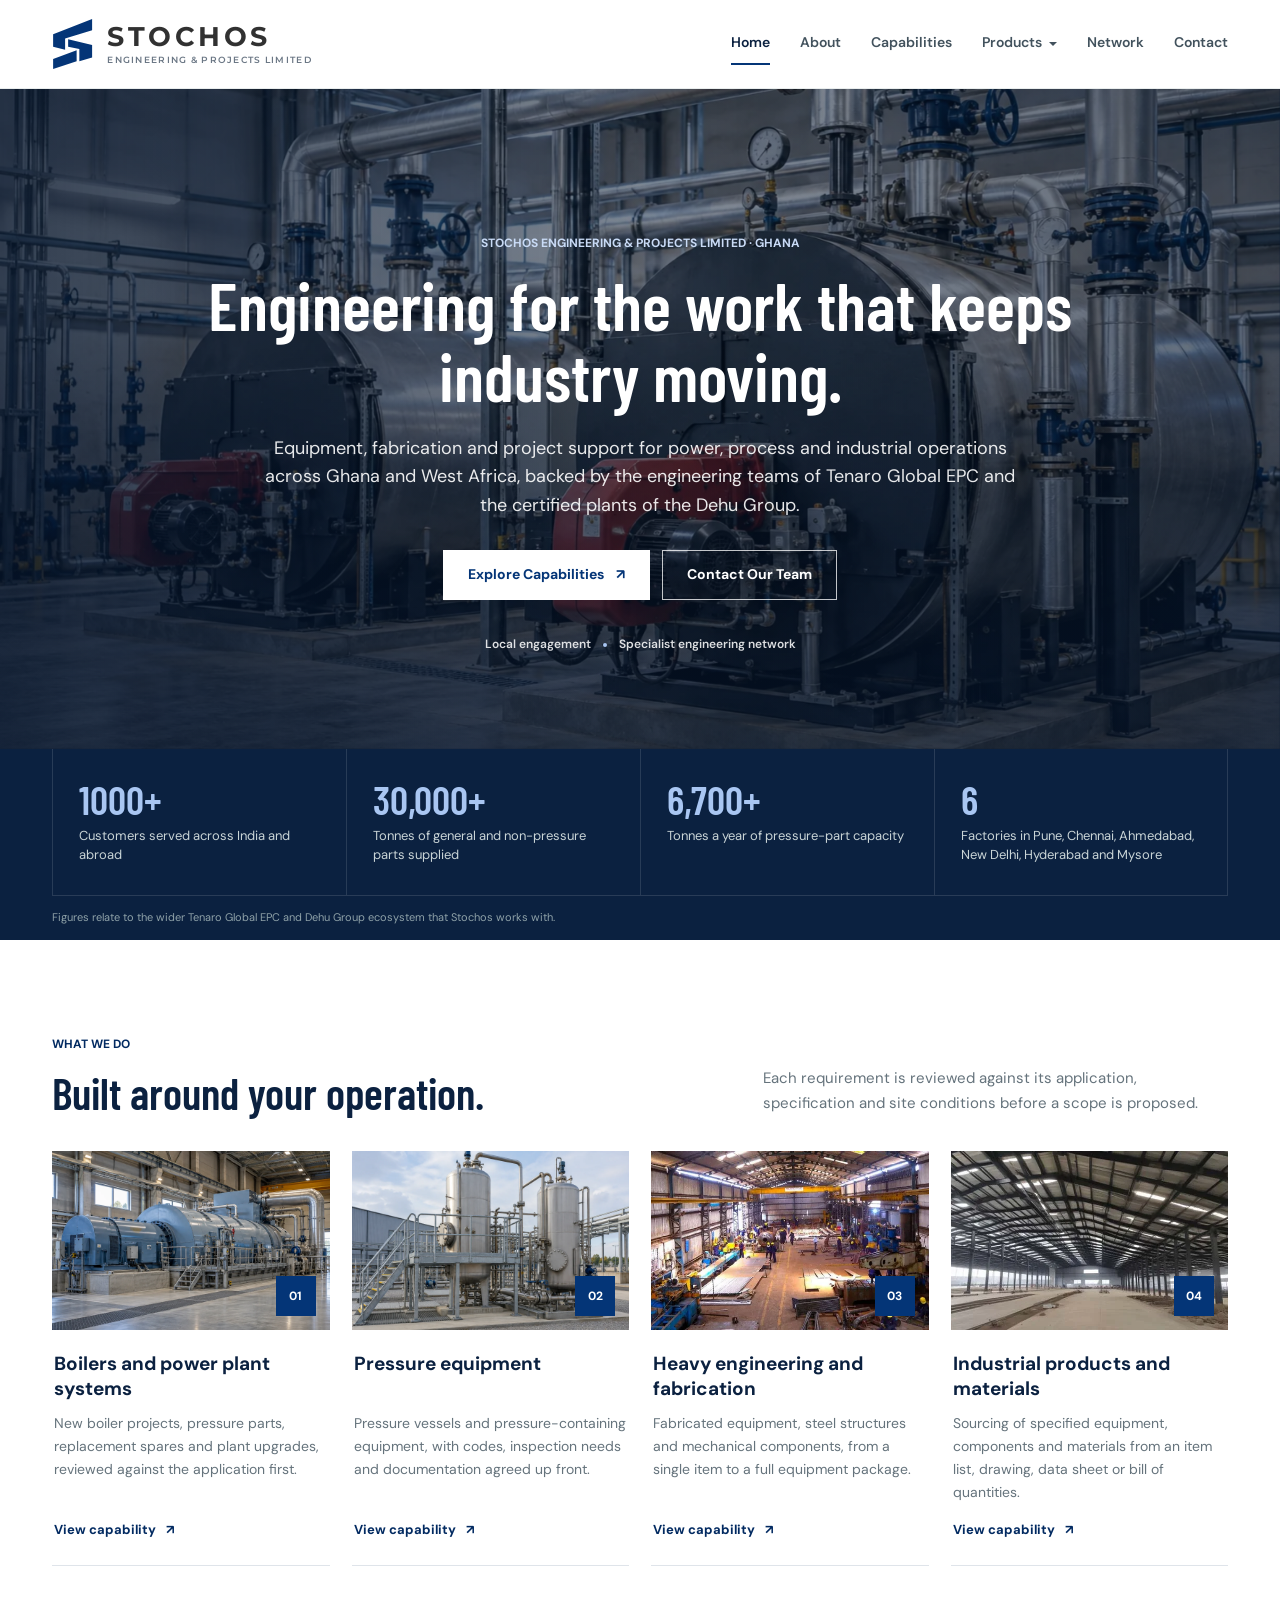
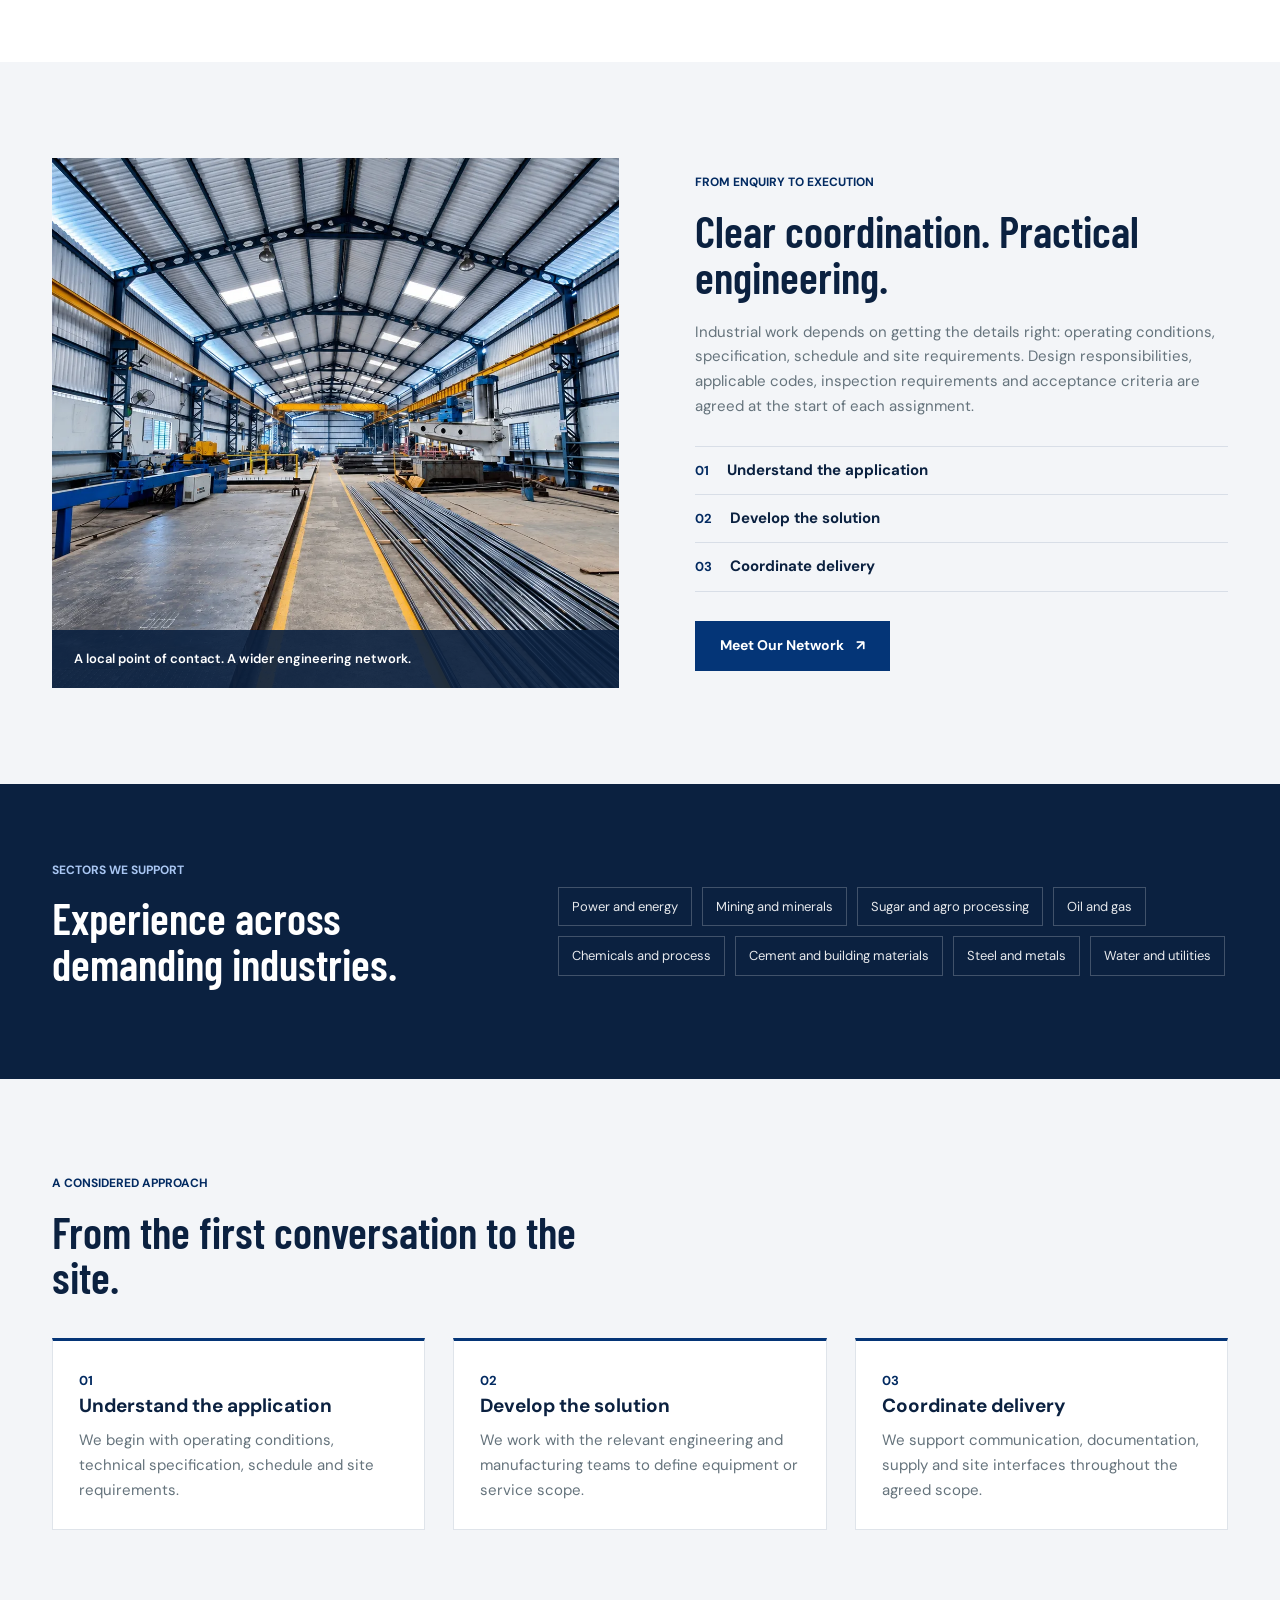
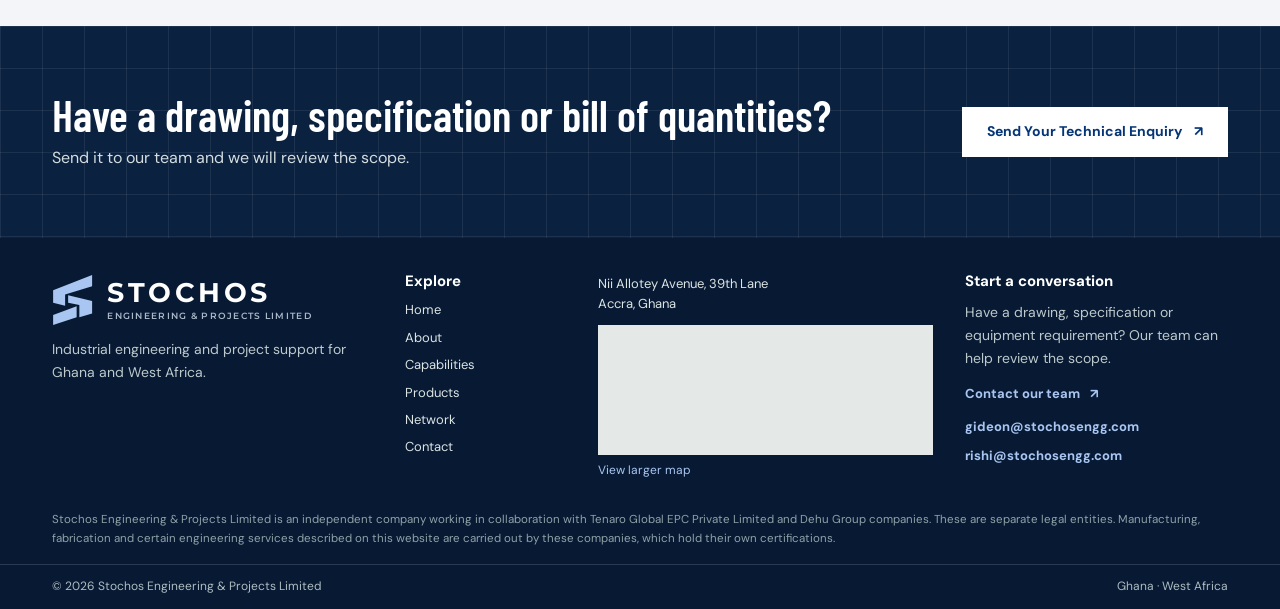
<file: index.html>
<!doctype html>
<html lang="en">
<head>
  <meta charset="UTF-8" />
  <meta name="viewport" content="width=device-width, initial-scale=1.0" />
  <title>Stochos Engineering &amp; Projects Limited</title>
  <meta name="description" content="Equipment, fabrication and project support for power, process and industrial operations across Ghana and West Africa." />
  <link rel="icon" type="image/svg+xml" href="images/favicon.svg" />
  <link rel="stylesheet" href="css/styles.css" />
</head>
<body>
  <svg width="0" height="0" style="position: absolute" aria-hidden="true">
    <symbol id="stochos-mark" viewBox="440 230 368 464">
      <polygon fill="currentColor" points="450,375 798,240 798,340 557,412 557,514 450,486" />
      <polygon fill="currentColor" points="584,420 798,470 798,582 684,617 684,506 584,486" />
      <polygon fill="currentColor" points="450,595 660,518 660,615 450,684" />
    </symbol>
  </svg>
  <a class="skip" href="#main">Skip to content</a>

  <header>
    <div class="wrap nav">
      <a class="brand" href="./" aria-label="Stochos Engineering &amp; Projects Limited, home">
        <svg class="brand-mark" viewBox="0 0 368 464" aria-hidden="true" focusable="false"><use href="#stochos-mark" /></svg>
        <span class="brand-text"><strong>STOCHOS</strong><span>ENGINEERING &amp; PROJECTS LIMITED</span></span>
      </a>
      <input class="nav-toggle" type="checkbox" id="nav-toggle" aria-label="Toggle menu" />
      <label class="menu" for="nav-toggle" aria-hidden="true">Menu</label>
      <nav class="links" id="site-links" aria-label="Main">
        <a href="./" class="on" aria-current="page">Home</a>
        <a href="about/">About</a>
        <a href="capabilities/">Capabilities</a>
        <div class="nav-drop">
          <a href="products/">Products</a>
          <div class="nav-sub">
            <div class="nav-item">
              <a href="products/#pressure">Boiler Pressure Parts</a>
              <div class="nav-fly">
                <a href="products/#pressure-1">Water Wall Panels</a>
                <a href="products/#pressure-2">Superheater Coils</a>
                <a href="products/#pressure-3">Economisers and Evaporators</a>
                <a href="products/#pressure-4">Bed and In-Bed Coils</a>
                <a href="products/#pressure-5">Steam Headers and Reboilers</a>
              </div>
            </div>
            <div class="nav-item">
              <a href="products/#fabrication">Piping and Fabrication</a>
              <div class="nav-fly">
                <a href="products/#fabrication-1">Steam Piping and PRDS Stations</a>
                <a href="products/#fabrication-2">High-Temperature Alloy Components</a>
                <a href="products/#fabrication-3">Conveyors, Ducting and Structures</a>
              </div>
            </div>
            <a href="products/#mining">Mining Applications</a>
            <div class="nav-item">
              <a href="products/#systems">Systems and Services</a>
              <div class="nav-fly">
                <a href="products/#systems-1">Waste Heat Recovery Boilers</a>
                <a href="products/#systems-2">Package Boilers and Retrofits</a>
                <a href="products/#systems-3">Shutdown and Field Services</a>
                <a href="products/#systems-4">Inspection and Testing</a>
                <a href="products/#systems-5">Engineering and QA</a>
              </div>
            </div>
          </div>
        </div>
        <a href="network/">Network</a>
        <a href="contact/">Contact</a>
      </nav>
    </div>
  </header>

  <main id="main">
    <section class="hero">
      <img class="hero-image" src="images/sector-heating.webp" alt="Industrial boilers and steam pipework in a plant room" />
      <div class="hero-shade"></div>
      <div class="wrap hero-content">
        <div class="eyebrow">Stochos Engineering &amp; Projects Limited · Ghana</div>
        <h1>Engineering for the work that keeps industry moving.</h1>
        <p class="lead">Equipment, fabrication and project support for power, process and industrial operations across Ghana and West Africa, backed by the engineering teams of Tenaro Global EPC and the certified plants of the Dehu Group.</p>
        <div class="hero-actions">
          <a class="btn" href="capabilities/">Explore Capabilities <span aria-hidden="true">↗</span></a>
          <a class="btn ghost" href="contact/">Contact Our Team</a>
        </div>
        <div class="hero-location">Local engagement <span></span> Specialist engineering network</div>
      </div>
    </section>

    <section class="stats" aria-label="Group capacity">
      <div class="wrap">
        <div class="stats-grid">
          <div class="stat"><strong>1000+</strong><span>Customers served across India and abroad</span></div>
          <div class="stat"><strong>30,000+</strong><span>Tonnes of general and non-pressure parts supplied</span></div>
          <div class="stat"><strong>6,700+</strong><span>Tonnes a year of pressure-part capacity</span></div>
          <div class="stat"><strong>6</strong><span>Factories in Pune, Chennai, Ahmedabad, New Delhi, Hyderabad and Mysore</span></div>
        </div>
        <p class="stats-note">Figures relate to the wider Tenaro Global EPC and Dehu Group ecosystem that Stochos works with.</p>
      </div>
    </section>

    <section class="capabilities-section">
      <div class="wrap">
        <div class="section-heading">
          <div>
            <div class="eyebrow">What we do</div>
            <h2>Built around your operation.</h2>
          </div>
          <p class="note">Each requirement is reviewed against its application, specification and site conditions before a scope is proposed.</p>
        </div>
        <div class="capability-grid">
          <article class="capability-card">
            <div class="capability-image-wrap">
              <img src="images/sector-power.webp" alt="" loading="lazy" />
              <span class="capability-number">01</span>
            </div>
            <div class="capability-copy">
              <h3>Boilers and power plant systems</h3>
              <p>New boiler projects, pressure parts, replacement spares and plant upgrades, reviewed against the application first.</p>
              <a class="text-link" href="capabilities/#boilers">View capability <span aria-hidden="true">↗</span></a>
            </div>
          </article>
          <article class="capability-card">
            <div class="capability-image-wrap">
              <img src="images/sector-process.webp" alt="" loading="lazy" />
              <span class="capability-number">02</span>
            </div>
            <div class="capability-copy">
              <h3>Pressure equipment</h3>
              <p>Pressure vessels and pressure-containing equipment, with codes, inspection needs and documentation agreed up front.</p>
              <a class="text-link" href="capabilities/#pressure">View capability <span aria-hidden="true">↗</span></a>
            </div>
          </article>
          <article class="capability-card">
            <div class="capability-image-wrap">
              <img src="images/workshop-floor.webp" alt="" loading="lazy" />
              <span class="capability-number">03</span>
            </div>
            <div class="capability-copy">
              <h3>Heavy engineering and fabrication</h3>
              <p>Fabricated equipment, steel structures and mechanical components, from a single item to a full equipment package.</p>
              <a class="text-link" href="capabilities/#fabrication">View capability <span aria-hidden="true">↗</span></a>
            </div>
          </article>
          <article class="capability-card">
            <div class="capability-image-wrap">
              <img src="images/peb-shed.webp" alt="" loading="lazy" />
              <span class="capability-number">04</span>
            </div>
            <div class="capability-copy">
              <h3>Industrial products and materials</h3>
              <p>Sourcing of specified equipment, components and materials from an item list, drawing, data sheet or bill of quantities.</p>
              <a class="text-link" href="capabilities/#products">View capability <span aria-hidden="true">↗</span></a>
            </div>
          </article>
        </div>
      </div>
    </section>

    <section class="approach-section">
      <div class="wrap approach-layout">
        <div class="approach-image">
          <img src="images/workshop-hero.webp" alt="Fabrication workshop with overhead cranes and steel sections" loading="lazy" />
          <div class="image-caption">A local point of contact. A wider engineering network.</div>
        </div>
        <div class="approach-copy">
          <div class="eyebrow">From enquiry to execution</div>
          <h2>Clear coordination. Practical engineering.</h2>
          <p class="note">Industrial work depends on getting the details right: operating conditions, specification, schedule and site requirements. Design responsibilities, applicable codes, inspection requirements and acceptance criteria are agreed at the start of each assignment.</p>
          <div class="approach-steps">
            <div class="approach-step"><span>01</span><h3>Understand the application</h3></div>
            <div class="approach-step"><span>02</span><h3>Develop the solution</h3></div>
            <div class="approach-step"><span>03</span><h3>Coordinate delivery</h3></div>
          </div>
          <a class="btn" href="network/">Meet Our Network <span aria-hidden="true">↗</span></a>
        </div>
      </div>
    </section>

    <section class="industries-section">
      <div class="wrap industries-layout">
        <div>
          <div class="eyebrow">Sectors we support</div>
          <h2>Experience across demanding industries.</h2>
        </div>
        <div class="tags">
          <span>Power and energy</span>
          <span>Mining and minerals</span>
          <span>Sugar and agro processing</span>
          <span>Oil and gas</span>
          <span>Chemicals and process</span>
          <span>Cement and building materials</span>
          <span>Steel and metals</span>
          <span>Water and utilities</span>
        </div>
      </div>
    </section>

    <section class="soft process-section">
      <div class="wrap">
        <div class="eyebrow">A considered approach</div>
        <h2>From the first conversation to the site.</h2>
        <div class="grid">
          <div class="card">
            <div class="num">01</div>
            <h3>Understand the application</h3>
            <p>We begin with operating conditions, technical specification, schedule and site requirements.</p>
          </div>
          <div class="card">
            <div class="num">02</div>
            <h3>Develop the solution</h3>
            <p>We work with the relevant engineering and manufacturing teams to define equipment or service scope.</p>
          </div>
          <div class="card">
            <div class="num">03</div>
            <h3>Coordinate delivery</h3>
            <p>We support communication, documentation, supply and site interfaces throughout the agreed scope.</p>
          </div>
        </div>
      </div>
    </section>

    <div class="band">
      <div class="wrap band-inner">
        <div>
          <h2>Have a drawing, specification or bill of quantities?</h2>
          <p>Send it to our team and we will review the scope.</p>
        </div>
        <a class="btn" href="contact/">Send Your Technical Enquiry <span aria-hidden="true">↗</span></a>
      </div>
    </div>
  </main>

  <footer>
    <div class="wrap footer-main">
      <div class="footer-brand">
        <a class="brand brand-light" href="./" aria-label="Stochos Engineering &amp; Projects Limited, home">
          <svg class="brand-mark" viewBox="0 0 368 464" aria-hidden="true" focusable="false"><use href="#stochos-mark" /></svg>
          <span class="brand-text"><strong>STOCHOS</strong><span>ENGINEERING &amp; PROJECTS LIMITED</span></span>
        </a>
        <p>Industrial engineering and project support for Ghana and West Africa.</p>
      </div>
      <div class="footer-navigation">
        <h2>Explore</h2>
        <nav aria-label="Footer">
          <a href="./">Home</a>
          <a href="about/">About</a>
          <a href="capabilities/">Capabilities</a>
          <a href="products/">Products</a>
          <a href="network/">Network</a>
          <a href="contact/">Contact</a>
        </nav>
      </div>
      <div class="footer-map">
        <address class="footer-address">Nii Allotey Avenue, 39th Lane<br />Accra, Ghana</address>
        <iframe title="Map showing our office on Nii Allotey Avenue, Accra" src="https://maps.google.com/maps?q=Nii%20Allotey%20Avenue%2C%20Accra%2C%20Ghana&amp;z=16&amp;output=embed" loading="lazy" referrerpolicy="no-referrer-when-downgrade"></iframe>
        <a href="https://www.google.com/maps/search/?api=1&amp;query=Nii%20Allotey%20Avenue%2C%20Accra%2C%20Ghana" target="_blank" rel="noreferrer">View larger map</a>
      </div>
      <div class="footer-contact">
        <h2>Start a conversation</h2>
        <p>Have a drawing, specification or equipment requirement? Our team can help review the scope.</p>
        <a href="contact/">Contact our team <span aria-hidden="true">↗</span></a>
        <a href="mailto:gideon@stochosengg.com">gideon@stochosengg.com</a>
        <a href="mailto:rishi@stochosengg.com">rishi@stochosengg.com</a>
      </div>
    </div>
    <div class="wrap footer-legal">
      Stochos Engineering &amp; Projects Limited is an independent company working in collaboration with Tenaro Global EPC Private Limited and Dehu Group companies. These are separate legal entities. Manufacturing, fabrication and certain engineering services described on this website are carried out by these companies, which hold their own certifications.
    </div>
    <div class="footer-base">
      <div class="wrap">
        <span>© 2026 Stochos Engineering &amp; Projects Limited</span>
        <span>Ghana · West Africa</span>
      </div>
    </div>
  </footer>

</body>
</html>
</file>
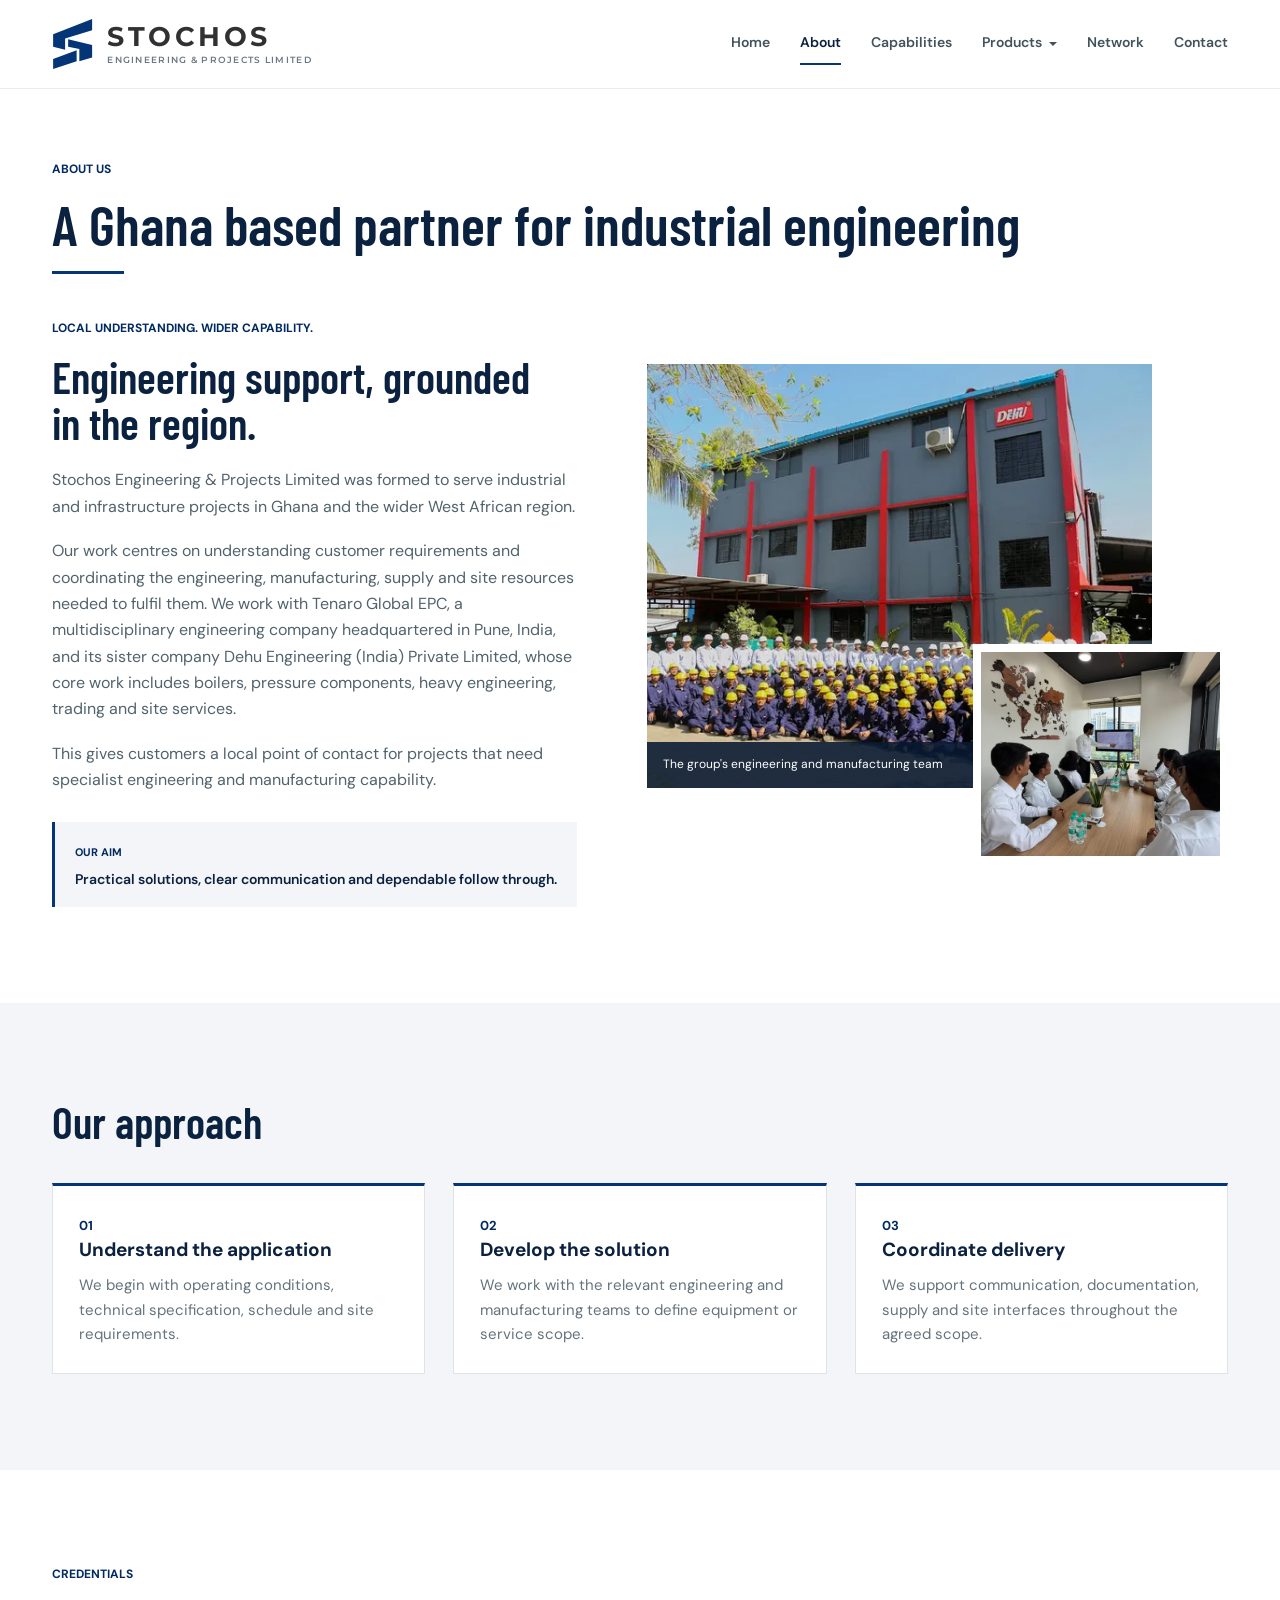
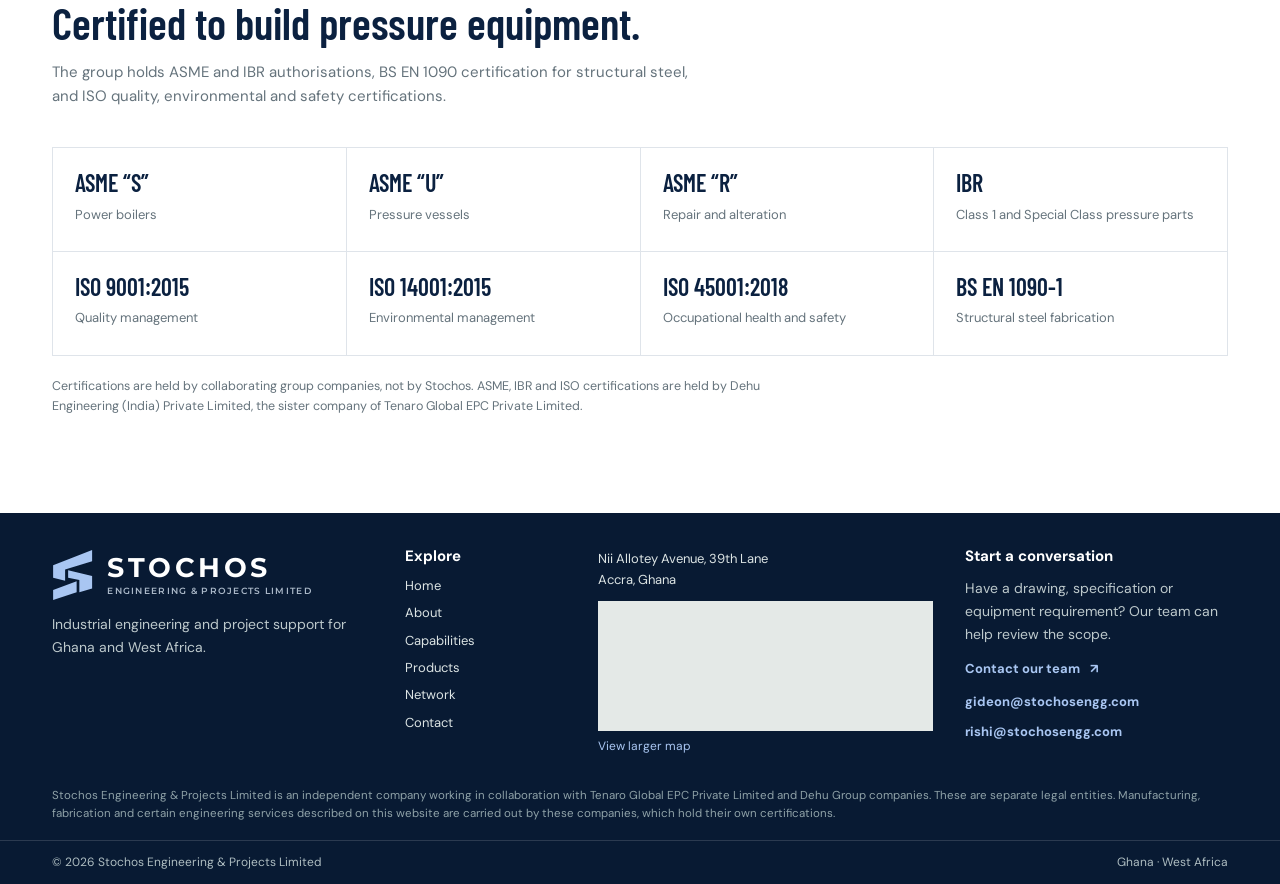
<file: about/index.html>
<!doctype html>
<html lang="en">
<head>
  <meta charset="UTF-8" />
  <meta name="viewport" content="width=device-width, initial-scale=1.0" />
  <title>About Us | Stochos Engineering &amp; Projects</title>
  <meta name="description" content="Stochos is a Ghana based partner for industrial engineering, connected to Tenaro Global EPC and the Dehu Group." />
  <link rel="icon" type="image/svg+xml" href="../images/favicon.svg" />
  <link rel="stylesheet" href="../css/styles.css" />
</head>
<body>
  <svg width="0" height="0" style="position: absolute" aria-hidden="true">
    <symbol id="stochos-mark" viewBox="440 230 368 464">
      <polygon fill="currentColor" points="450,375 798,240 798,340 557,412 557,514 450,486" />
      <polygon fill="currentColor" points="584,420 798,470 798,582 684,617 684,506 584,486" />
      <polygon fill="currentColor" points="450,595 660,518 660,615 450,684" />
    </symbol>
  </svg>
  <a class="skip" href="#main">Skip to content</a>

  <header>
    <div class="wrap nav">
      <a class="brand" href="../" aria-label="Stochos Engineering &amp; Projects Limited, home">
        <svg class="brand-mark" viewBox="0 0 368 464" aria-hidden="true" focusable="false"><use href="#stochos-mark" /></svg>
        <span class="brand-text"><strong>STOCHOS</strong><span>ENGINEERING &amp; PROJECTS LIMITED</span></span>
      </a>
      <input class="nav-toggle" type="checkbox" id="nav-toggle" aria-label="Toggle menu" />
      <label class="menu" for="nav-toggle" aria-hidden="true">Menu</label>
      <nav class="links" id="site-links" aria-label="Main">
        <a href="../">Home</a>
        <a href="../about/" class="on" aria-current="page">About</a>
        <a href="../capabilities/">Capabilities</a>
        <div class="nav-drop">
          <a href="../products/">Products</a>
          <div class="nav-sub">
            <div class="nav-item">
              <a href="../products/#pressure">Boiler Pressure Parts</a>
              <div class="nav-fly">
                <a href="../products/#pressure-1">Water Wall Panels</a>
                <a href="../products/#pressure-2">Superheater Coils</a>
                <a href="../products/#pressure-3">Economisers and Evaporators</a>
                <a href="../products/#pressure-4">Bed and In-Bed Coils</a>
                <a href="../products/#pressure-5">Steam Headers and Reboilers</a>
              </div>
            </div>
            <div class="nav-item">
              <a href="../products/#fabrication">Piping and Fabrication</a>
              <div class="nav-fly">
                <a href="../products/#fabrication-1">Steam Piping and PRDS Stations</a>
                <a href="../products/#fabrication-2">High-Temperature Alloy Components</a>
                <a href="../products/#fabrication-3">Conveyors, Ducting and Structures</a>
              </div>
            </div>
            <a href="../products/#mining">Mining Applications</a>
            <div class="nav-item">
              <a href="../products/#systems">Systems and Services</a>
              <div class="nav-fly">
                <a href="../products/#systems-1">Waste Heat Recovery Boilers</a>
                <a href="../products/#systems-2">Package Boilers and Retrofits</a>
                <a href="../products/#systems-3">Shutdown and Field Services</a>
                <a href="../products/#systems-4">Inspection and Testing</a>
                <a href="../products/#systems-5">Engineering and QA</a>
              </div>
            </div>
          </div>
        </div>
        <a href="../network/">Network</a>
        <a href="../contact/">Contact</a>
      </nav>
    </div>
  </header>

  <main id="main">
    <div class="wrap page-head">
      <div class="eyebrow">About us</div>
      <h1>A Ghana based partner for industrial engineering</h1>
    </div>

    <section class="about-story-section">
      <div class="wrap about-story-layout">
        <div class="about-story-copy">
          <div class="eyebrow">Local understanding. Wider capability.</div>
          <h2>Engineering support, grounded in the region.</h2>
          <p>Stochos Engineering &amp; Projects Limited was formed to serve industrial and infrastructure projects in Ghana and the wider West African region.</p>
          <p>Our work centres on understanding customer requirements and coordinating the engineering, manufacturing, supply and site resources needed to fulfil them. We work with Tenaro Global EPC, a multidisciplinary engineering company headquartered in Pune, India, and its sister company Dehu Engineering (India) Private Limited, whose core work includes boilers, pressure components, heavy engineering, trading and site services.</p>
          <p>This gives customers a local point of contact for projects that need specialist engineering and manufacturing capability.</p>
          <div class="about-principle">
            <span>Our aim</span>
            <p>Practical solutions, clear communication and dependable follow through.</p>
          </div>
        </div>
        <div class="about-image-pair">
          <figure class="about-image-main">
            <img src="../images/group-team.webp" alt="The Dehu Group engineering and manufacturing team outside their facility" />
            <figcaption>The group's engineering and manufacturing team</figcaption>
          </figure>
          <img class="about-image-detail" src="../images/engineering-office.webp" alt="Engineers in a project review meeting" loading="lazy" />
        </div>
      </div>
    </section>

    <section class="soft">
      <div class="wrap">
        <h2>Our approach</h2>
        <div class="grid">
          <div class="card">
            <div class="num">01</div>
            <h3>Understand the application</h3>
            <p>We begin with operating conditions, technical specification, schedule and site requirements.</p>
          </div>
          <div class="card">
            <div class="num">02</div>
            <h3>Develop the solution</h3>
            <p>We work with the relevant engineering and manufacturing teams to define equipment or service scope.</p>
          </div>
          <div class="card">
            <div class="num">03</div>
            <h3>Coordinate delivery</h3>
            <p>We support communication, documentation, supply and site interfaces throughout the agreed scope.</p>
          </div>
        </div>
      </div>
    </section>

    <section>
      <div class="wrap">
        <div class="eyebrow">Credentials</div>
        <h2>Certified to build pressure equipment.</h2>
        <p class="note" style="max-width: 640px">The group holds ASME and IBR authorisations, BS EN 1090 certification for structural steel, and ISO quality, environmental and safety certifications.</p>
        <div class="credentials">
          <div class="credential"><strong>ASME “S”</strong><span>Power boilers</span></div>
          <div class="credential"><strong>ASME “U”</strong><span>Pressure vessels</span></div>
          <div class="credential"><strong>ASME “R”</strong><span>Repair and alteration</span></div>
          <div class="credential"><strong>IBR</strong><span>Class 1 and Special Class pressure parts</span></div>
          <div class="credential"><strong>ISO 9001:2015</strong><span>Quality management</span></div>
          <div class="credential"><strong>ISO 14001:2015</strong><span>Environmental management</span></div>
          <div class="credential"><strong>ISO 45001:2018</strong><span>Occupational health and safety</span></div>
          <div class="credential"><strong>BS EN 1090-1</strong><span>Structural steel fabrication</span></div>
        </div>
        <p class="credentials-note">Certifications are held by collaborating group companies, not by Stochos. ASME, IBR and ISO certifications are held by Dehu Engineering (India) Private Limited, the sister company of Tenaro Global EPC Private Limited.</p>
      </div>
    </section>
  </main>

  <footer>
    <div class="wrap footer-main">
      <div class="footer-brand">
        <a class="brand brand-light" href="../" aria-label="Stochos Engineering &amp; Projects Limited, home">
          <svg class="brand-mark" viewBox="0 0 368 464" aria-hidden="true" focusable="false"><use href="#stochos-mark" /></svg>
          <span class="brand-text"><strong>STOCHOS</strong><span>ENGINEERING &amp; PROJECTS LIMITED</span></span>
        </a>
        <p>Industrial engineering and project support for Ghana and West Africa.</p>
      </div>
      <div class="footer-navigation">
        <h2>Explore</h2>
        <nav aria-label="Footer">
          <a href="../">Home</a>
          <a href="../about/">About</a>
          <a href="../capabilities/">Capabilities</a>
          <a href="../products/">Products</a>
          <a href="../network/">Network</a>
          <a href="../contact/">Contact</a>
        </nav>
      </div>
      <div class="footer-map">
        <address class="footer-address">Nii Allotey Avenue, 39th Lane<br />Accra, Ghana</address>
        <iframe title="Map showing our office on Nii Allotey Avenue, Accra" src="https://maps.google.com/maps?q=Nii%20Allotey%20Avenue%2C%20Accra%2C%20Ghana&amp;z=16&amp;output=embed" loading="lazy" referrerpolicy="no-referrer-when-downgrade"></iframe>
        <a href="https://www.google.com/maps/search/?api=1&amp;query=Nii%20Allotey%20Avenue%2C%20Accra%2C%20Ghana" target="_blank" rel="noreferrer">View larger map</a>
      </div>
      <div class="footer-contact">
        <h2>Start a conversation</h2>
        <p>Have a drawing, specification or equipment requirement? Our team can help review the scope.</p>
        <a href="../contact/">Contact our team <span aria-hidden="true">↗</span></a>
        <a href="mailto:gideon@stochosengg.com">gideon@stochosengg.com</a>
        <a href="mailto:rishi@stochosengg.com">rishi@stochosengg.com</a>
      </div>
    </div>
    <div class="wrap footer-legal">
      Stochos Engineering &amp; Projects Limited is an independent company working in collaboration with Tenaro Global EPC Private Limited and Dehu Group companies. These are separate legal entities. Manufacturing, fabrication and certain engineering services described on this website are carried out by these companies, which hold their own certifications.
    </div>
    <div class="footer-base">
      <div class="wrap">
        <span>© 2026 Stochos Engineering &amp; Projects Limited</span>
        <span>Ghana · West Africa</span>
      </div>
    </div>
  </footer>

</body>
</html>
</file>
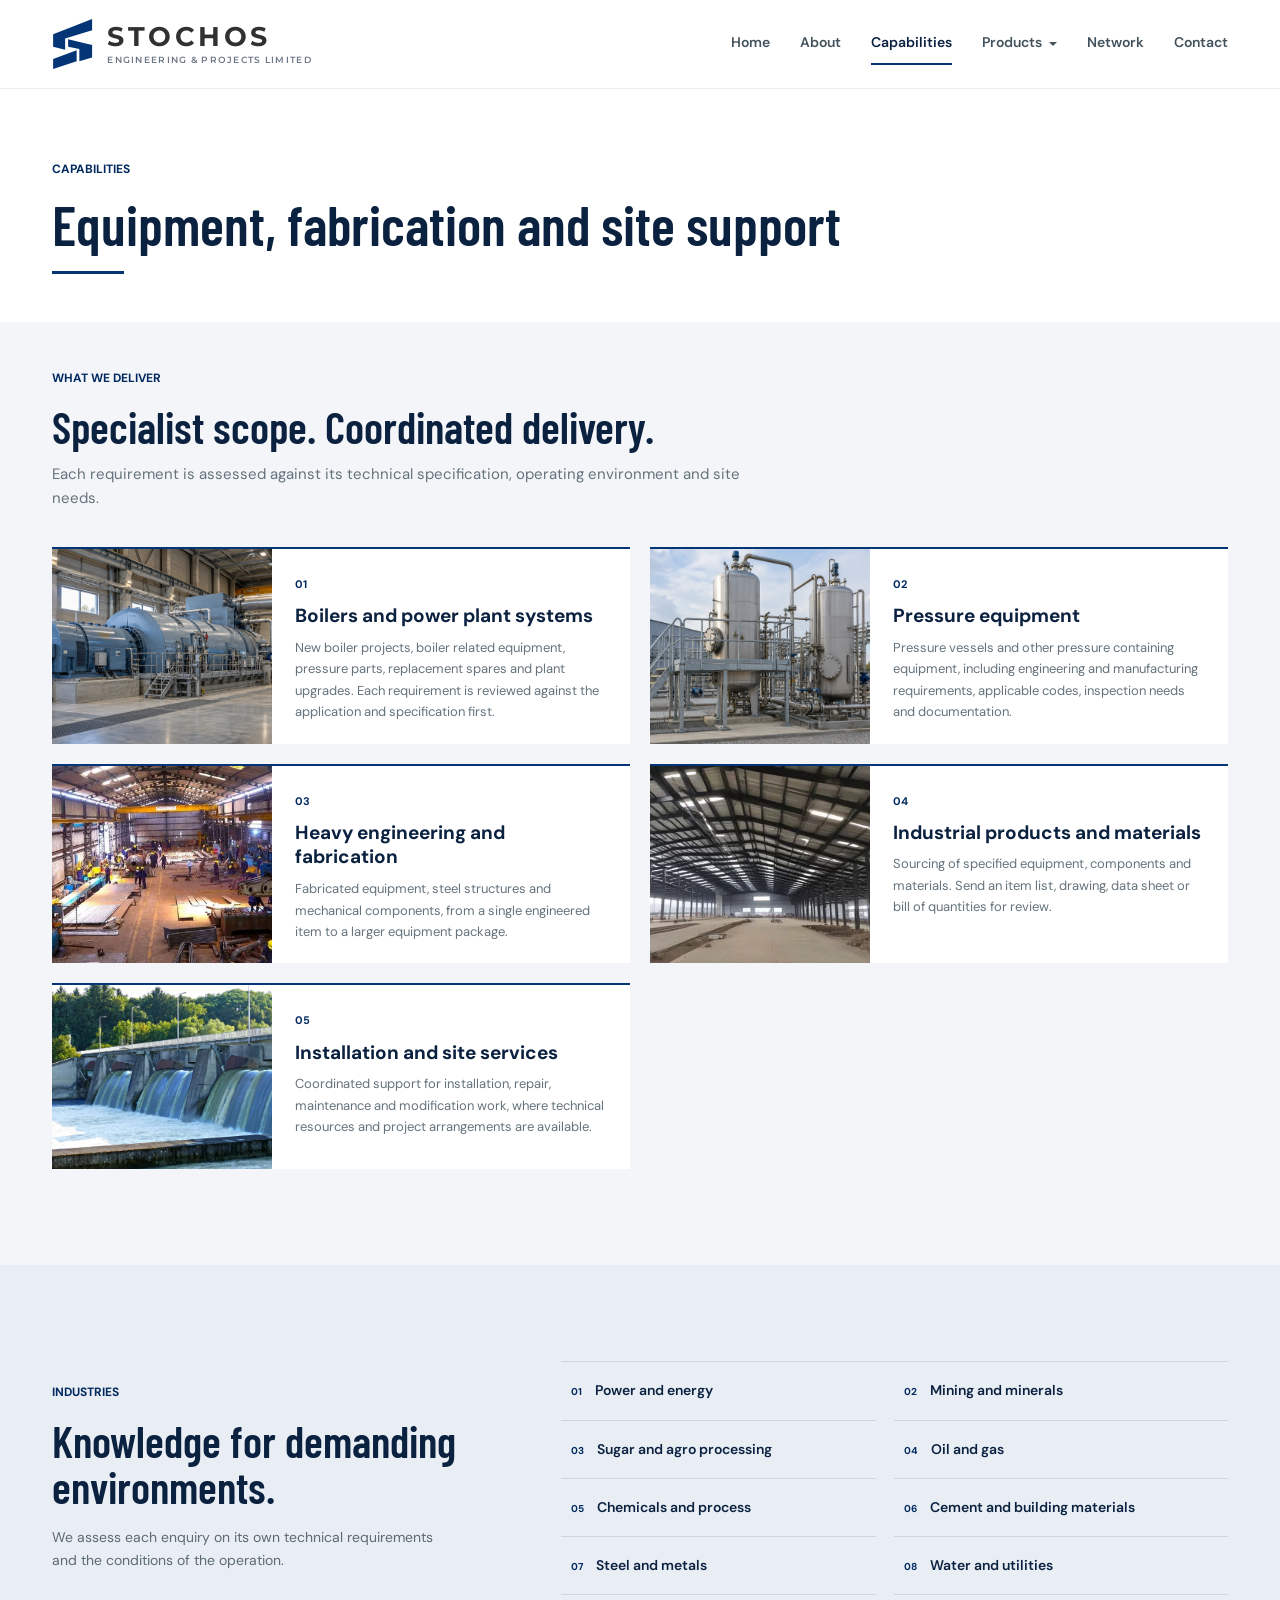
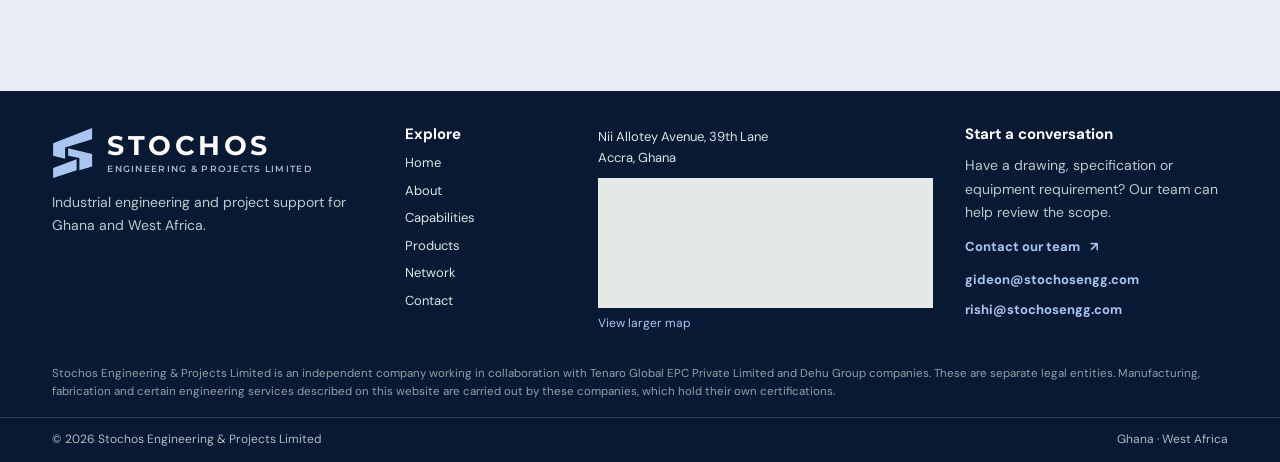
<file: capabilities/index.html>
<!doctype html>
<html lang="en">
<head>
  <meta charset="UTF-8" />
  <meta name="viewport" content="width=device-width, initial-scale=1.0" />
  <title>Capabilities | Stochos Engineering &amp; Projects</title>
  <meta name="description" content="Boilers, pressure equipment, heavy fabrication, industrial products and site services for industrial operations." />
  <link rel="icon" type="image/svg+xml" href="../images/favicon.svg" />
  <link rel="stylesheet" href="../css/styles.css" />
</head>
<body>
  <svg width="0" height="0" style="position: absolute" aria-hidden="true">
    <symbol id="stochos-mark" viewBox="440 230 368 464">
      <polygon fill="currentColor" points="450,375 798,240 798,340 557,412 557,514 450,486" />
      <polygon fill="currentColor" points="584,420 798,470 798,582 684,617 684,506 584,486" />
      <polygon fill="currentColor" points="450,595 660,518 660,615 450,684" />
    </symbol>
  </svg>
  <a class="skip" href="#main">Skip to content</a>

  <header>
    <div class="wrap nav">
      <a class="brand" href="../" aria-label="Stochos Engineering &amp; Projects Limited, home">
        <svg class="brand-mark" viewBox="0 0 368 464" aria-hidden="true" focusable="false"><use href="#stochos-mark" /></svg>
        <span class="brand-text"><strong>STOCHOS</strong><span>ENGINEERING &amp; PROJECTS LIMITED</span></span>
      </a>
      <input class="nav-toggle" type="checkbox" id="nav-toggle" aria-label="Toggle menu" />
      <label class="menu" for="nav-toggle" aria-hidden="true">Menu</label>
      <nav class="links" id="site-links" aria-label="Main">
        <a href="../">Home</a>
        <a href="../about/">About</a>
        <a href="../capabilities/" class="on" aria-current="page">Capabilities</a>
        <div class="nav-drop">
          <a href="../products/">Products</a>
          <div class="nav-sub">
            <div class="nav-item">
              <a href="../products/#pressure">Boiler Pressure Parts</a>
              <div class="nav-fly">
                <a href="../products/#pressure-1">Water Wall Panels</a>
                <a href="../products/#pressure-2">Superheater Coils</a>
                <a href="../products/#pressure-3">Economisers and Evaporators</a>
                <a href="../products/#pressure-4">Bed and In-Bed Coils</a>
                <a href="../products/#pressure-5">Steam Headers and Reboilers</a>
              </div>
            </div>
            <div class="nav-item">
              <a href="../products/#fabrication">Piping and Fabrication</a>
              <div class="nav-fly">
                <a href="../products/#fabrication-1">Steam Piping and PRDS Stations</a>
                <a href="../products/#fabrication-2">High-Temperature Alloy Components</a>
                <a href="../products/#fabrication-3">Conveyors, Ducting and Structures</a>
              </div>
            </div>
            <a href="../products/#mining">Mining Applications</a>
            <div class="nav-item">
              <a href="../products/#systems">Systems and Services</a>
              <div class="nav-fly">
                <a href="../products/#systems-1">Waste Heat Recovery Boilers</a>
                <a href="../products/#systems-2">Package Boilers and Retrofits</a>
                <a href="../products/#systems-3">Shutdown and Field Services</a>
                <a href="../products/#systems-4">Inspection and Testing</a>
                <a href="../products/#systems-5">Engineering and QA</a>
              </div>
            </div>
          </div>
        </div>
        <a href="../network/">Network</a>
        <a href="../contact/">Contact</a>
      </nav>
    </div>
  </header>

  <main id="main">
    <div class="wrap page-head capabilities-page-head">
      <div class="eyebrow">Capabilities</div>
      <h1>Equipment, fabrication and site support</h1>
    </div>

    <section class="capability-catalog-section">
      <div class="wrap">
        <div class="capability-catalog-intro">
          <div class="eyebrow">What we deliver</div>
          <h2>Specialist scope. Coordinated delivery.</h2>
          <p class="note">Each requirement is assessed against its technical specification, operating environment and site needs.</p>
        </div>
        <div class="capability-catalog">
          <article class="capability-detail" id="boilers">
            <img src="../images/sector-power.webp" alt="" loading="lazy" />
            <div>
              <span class="capability-detail-number">01</span>
              <h3>Boilers and power plant systems</h3>
              <p>New boiler projects, boiler related equipment, pressure parts, replacement spares and plant upgrades. Each requirement is reviewed against the application and specification first.</p>
            </div>
          </article>
          <article class="capability-detail" id="pressure">
            <img src="../images/sector-process.webp" alt="" loading="lazy" />
            <div>
              <span class="capability-detail-number">02</span>
              <h3>Pressure equipment</h3>
              <p>Pressure vessels and other pressure containing equipment, including engineering and manufacturing requirements, applicable codes, inspection needs and documentation.</p>
            </div>
          </article>
          <article class="capability-detail" id="fabrication">
            <img src="../images/workshop-floor.webp" alt="" loading="lazy" />
            <div>
              <span class="capability-detail-number">03</span>
              <h3>Heavy engineering and fabrication</h3>
              <p>Fabricated equipment, steel structures and mechanical components, from a single engineered item to a larger equipment package.</p>
            </div>
          </article>
          <article class="capability-detail" id="products">
            <img src="../images/peb-shed.webp" alt="" loading="lazy" />
            <div>
              <span class="capability-detail-number">04</span>
              <h3>Industrial products and materials</h3>
              <p>Sourcing of specified equipment, components and materials. Send an item list, drawing, data sheet or bill of quantities for review.</p>
            </div>
          </article>
          <article class="capability-detail" id="site">
            <img src="../images/water-infra.webp" alt="" loading="lazy" />
            <div>
              <span class="capability-detail-number">05</span>
              <h3>Installation and site services</h3>
              <p>Coordinated support for installation, repair, maintenance and modification work, where technical resources and project arrangements are available.</p>
            </div>
          </article>
        </div>
      </div>
    </section>

    <section class="industries-directory">
      <div class="wrap industries-directory-layout">
        <div>
          <div class="eyebrow">Industries</div>
          <h2>Knowledge for demanding environments.</h2>
          <p>We assess each enquiry on its own technical requirements and the conditions of the operation.</p>
        </div>
        <div class="industry-list">
          <div><span>01</span>Power and energy</div>
          <div><span>02</span>Mining and minerals</div>
          <div><span>03</span>Sugar and agro processing</div>
          <div><span>04</span>Oil and gas</div>
          <div><span>05</span>Chemicals and process</div>
          <div><span>06</span>Cement and building materials</div>
          <div><span>07</span>Steel and metals</div>
          <div><span>08</span>Water and utilities</div>
        </div>
      </div>
    </section>
  </main>

  <footer>
    <div class="wrap footer-main">
      <div class="footer-brand">
        <a class="brand brand-light" href="../" aria-label="Stochos Engineering &amp; Projects Limited, home">
          <svg class="brand-mark" viewBox="0 0 368 464" aria-hidden="true" focusable="false"><use href="#stochos-mark" /></svg>
          <span class="brand-text"><strong>STOCHOS</strong><span>ENGINEERING &amp; PROJECTS LIMITED</span></span>
        </a>
        <p>Industrial engineering and project support for Ghana and West Africa.</p>
      </div>
      <div class="footer-navigation">
        <h2>Explore</h2>
        <nav aria-label="Footer">
          <a href="../">Home</a>
          <a href="../about/">About</a>
          <a href="../capabilities/">Capabilities</a>
          <a href="../products/">Products</a>
          <a href="../network/">Network</a>
          <a href="../contact/">Contact</a>
        </nav>
      </div>
      <div class="footer-map">
        <address class="footer-address">Nii Allotey Avenue, 39th Lane<br />Accra, Ghana</address>
        <iframe title="Map showing our office on Nii Allotey Avenue, Accra" src="https://maps.google.com/maps?q=Nii%20Allotey%20Avenue%2C%20Accra%2C%20Ghana&amp;z=16&amp;output=embed" loading="lazy" referrerpolicy="no-referrer-when-downgrade"></iframe>
        <a href="https://www.google.com/maps/search/?api=1&amp;query=Nii%20Allotey%20Avenue%2C%20Accra%2C%20Ghana" target="_blank" rel="noreferrer">View larger map</a>
      </div>
      <div class="footer-contact">
        <h2>Start a conversation</h2>
        <p>Have a drawing, specification or equipment requirement? Our team can help review the scope.</p>
        <a href="../contact/">Contact our team <span aria-hidden="true">↗</span></a>
        <a href="mailto:gideon@stochosengg.com">gideon@stochosengg.com</a>
        <a href="mailto:rishi@stochosengg.com">rishi@stochosengg.com</a>
      </div>
    </div>
    <div class="wrap footer-legal">
      Stochos Engineering &amp; Projects Limited is an independent company working in collaboration with Tenaro Global EPC Private Limited and Dehu Group companies. These are separate legal entities. Manufacturing, fabrication and certain engineering services described on this website are carried out by these companies, which hold their own certifications.
    </div>
    <div class="footer-base">
      <div class="wrap">
        <span>© 2026 Stochos Engineering &amp; Projects Limited</span>
        <span>Ghana · West Africa</span>
      </div>
    </div>
  </footer>

</body>
</html>
</file>
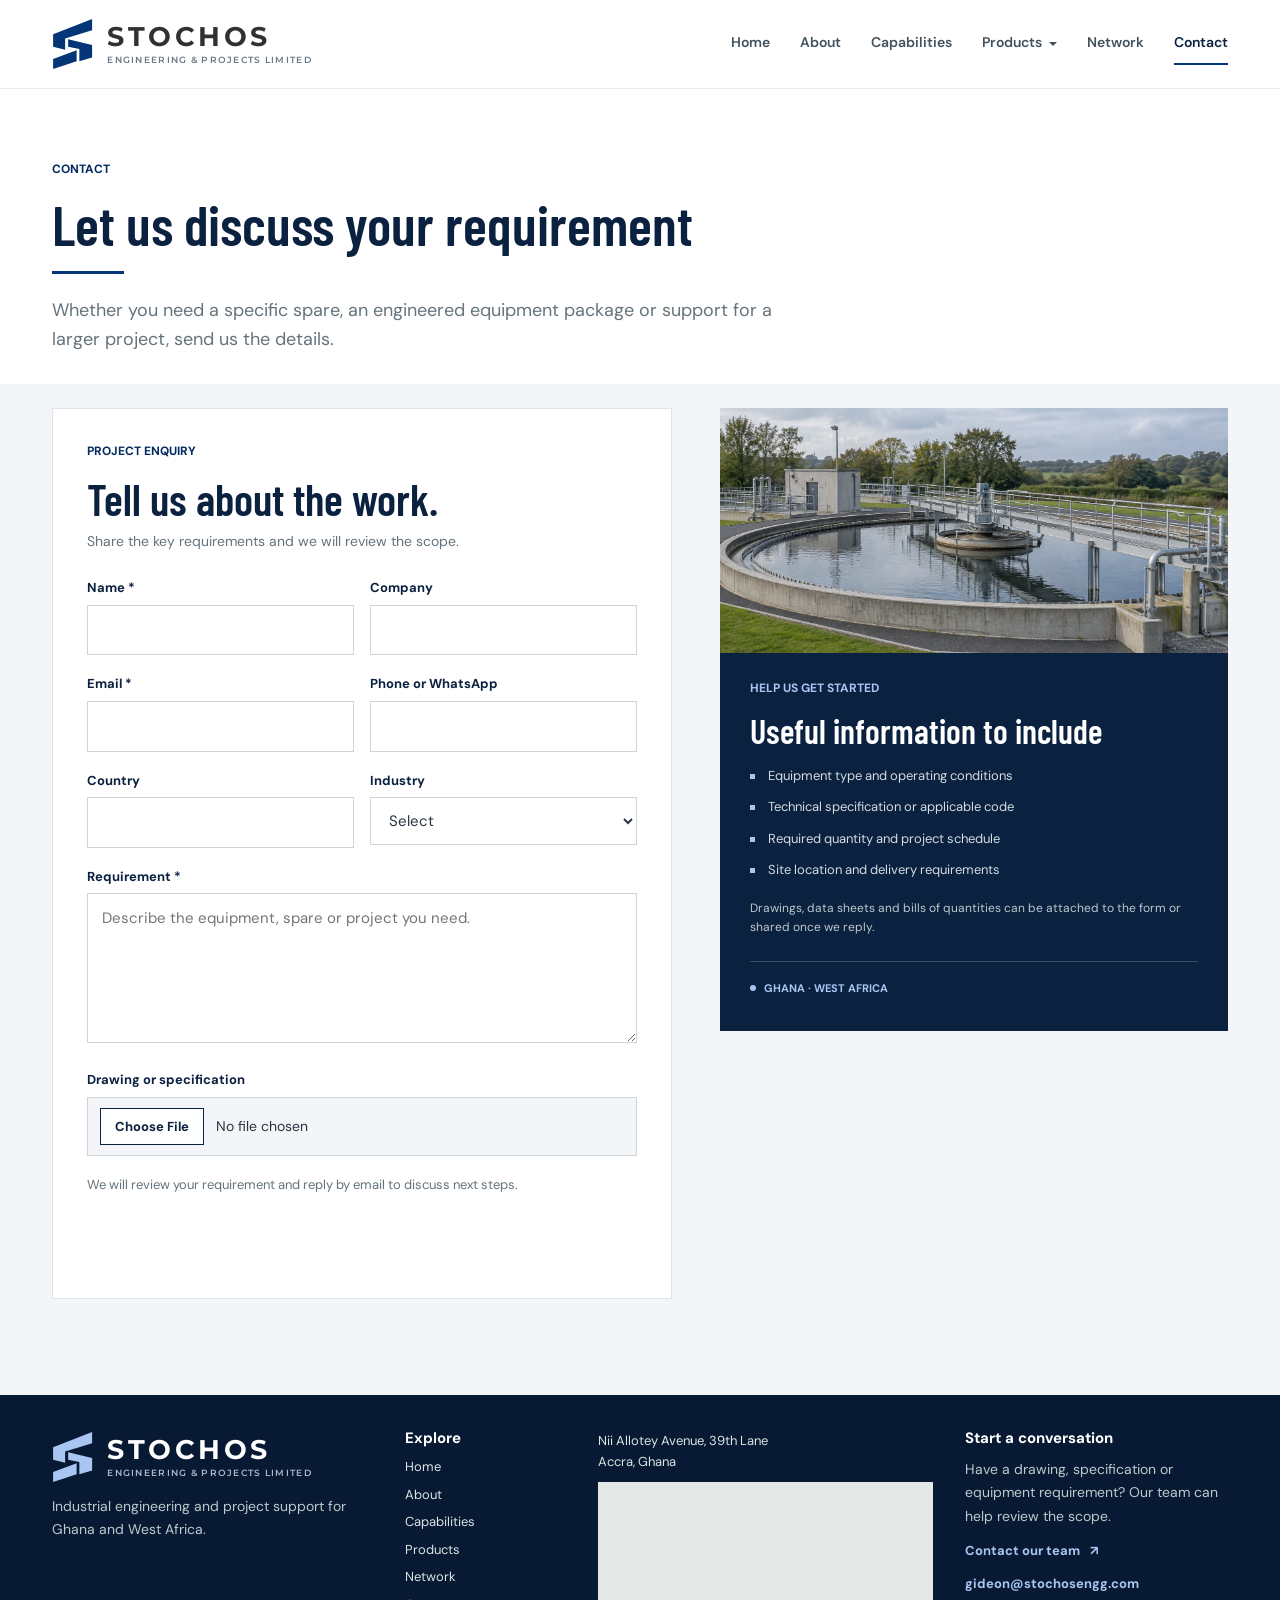
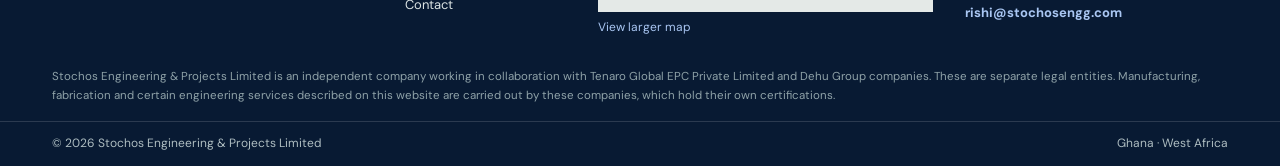
<file: contact/index.html>
<!doctype html>
<html lang="en">
<head>
  <meta charset="UTF-8" />
  <meta name="viewport" content="width=device-width, initial-scale=1.0" />
  <title>Contact | Stochos Engineering &amp; Projects</title>
  <meta name="description" content="Send Stochos your drawing, specification or equipment requirement for review." />
  <link rel="icon" type="image/svg+xml" href="../images/favicon.svg" />
  <link rel="stylesheet" href="../css/styles.css" />
</head>
<body>
  <svg width="0" height="0" style="position: absolute" aria-hidden="true">
    <symbol id="stochos-mark" viewBox="440 230 368 464">
      <polygon fill="currentColor" points="450,375 798,240 798,340 557,412 557,514 450,486" />
      <polygon fill="currentColor" points="584,420 798,470 798,582 684,617 684,506 584,486" />
      <polygon fill="currentColor" points="450,595 660,518 660,615 450,684" />
    </symbol>
  </svg>
  <a class="skip" href="#main">Skip to content</a>

  <header>
    <div class="wrap nav">
      <a class="brand" href="../" aria-label="Stochos Engineering &amp; Projects Limited, home">
        <svg class="brand-mark" viewBox="0 0 368 464" aria-hidden="true" focusable="false"><use href="#stochos-mark" /></svg>
        <span class="brand-text"><strong>STOCHOS</strong><span>ENGINEERING &amp; PROJECTS LIMITED</span></span>
      </a>
      <input class="nav-toggle" type="checkbox" id="nav-toggle" aria-label="Toggle menu" />
      <label class="menu" for="nav-toggle" aria-hidden="true">Menu</label>
      <nav class="links" id="site-links" aria-label="Main">
        <a href="../">Home</a>
        <a href="../about/">About</a>
        <a href="../capabilities/">Capabilities</a>
        <div class="nav-drop">
          <a href="../products/">Products</a>
          <div class="nav-sub">
            <div class="nav-item">
              <a href="../products/#pressure">Boiler Pressure Parts</a>
              <div class="nav-fly">
                <a href="../products/#pressure-1">Water Wall Panels</a>
                <a href="../products/#pressure-2">Superheater Coils</a>
                <a href="../products/#pressure-3">Economisers and Evaporators</a>
                <a href="../products/#pressure-4">Bed and In-Bed Coils</a>
                <a href="../products/#pressure-5">Steam Headers and Reboilers</a>
              </div>
            </div>
            <div class="nav-item">
              <a href="../products/#fabrication">Piping and Fabrication</a>
              <div class="nav-fly">
                <a href="../products/#fabrication-1">Steam Piping and PRDS Stations</a>
                <a href="../products/#fabrication-2">High-Temperature Alloy Components</a>
                <a href="../products/#fabrication-3">Conveyors, Ducting and Structures</a>
              </div>
            </div>
            <a href="../products/#mining">Mining Applications</a>
            <div class="nav-item">
              <a href="../products/#systems">Systems and Services</a>
              <div class="nav-fly">
                <a href="../products/#systems-1">Waste Heat Recovery Boilers</a>
                <a href="../products/#systems-2">Package Boilers and Retrofits</a>
                <a href="../products/#systems-3">Shutdown and Field Services</a>
                <a href="../products/#systems-4">Inspection and Testing</a>
                <a href="../products/#systems-5">Engineering and QA</a>
              </div>
            </div>
          </div>
        </div>
        <a href="../network/">Network</a>
        <a href="../contact/" class="on" aria-current="page">Contact</a>
      </nav>
    </div>
  </header>

  <main id="main">
    <div class="wrap page-head contact-page-head">
      <div class="eyebrow">Contact</div>
      <h1>Let us discuss your requirement</h1>
      <p class="lead">Whether you need a specific spare, an engineered equipment package or support for a larger project, send us the details.</p>
    </div>

    <section class="contact-section">
      <div class="wrap contact-layout">
        <div class="contact-form-panel">
          <div class="contact-panel-heading">
            <div class="eyebrow">Project enquiry</div>
            <h2>Tell us about the work.</h2>
            <p>Share the key requirements and we will review the scope.</p>
          </div>

          <!-- Enquiries are delivered by FormSubmit (https://formsubmit.co).
               Submissions go to info@stochosengg.com.
               The first submission sends a one-time activation email to that address. -->
          <form action="https://formsubmit.co/info@stochosengg.com" method="POST" enctype="multipart/form-data">
            <input type="hidden" name="_subject" value="New project enquiry from the Stochos website" />
            <input type="hidden" name="_template" value="table" />
            <input type="text" name="_honey" class="honeypot" tabindex="-1" autocomplete="off" aria-hidden="true" />
            <div class="row">
              <div>
                <label for="enquiry-name">Name *</label>
                <input id="enquiry-name" name="name" autocomplete="name" required />
              </div>
              <div>
                <label for="enquiry-company">Company</label>
                <input id="enquiry-company" name="company" autocomplete="organization" />
              </div>
            </div>
            <div class="row">
              <div>
                <label for="enquiry-email">Email *</label>
                <input id="enquiry-email" name="email" type="email" autocomplete="email" required />
              </div>
              <div>
                <label for="enquiry-phone">Phone or WhatsApp</label>
                <input id="enquiry-phone" name="phone" type="tel" autocomplete="tel" />
              </div>
            </div>
            <div class="row">
              <div>
                <label for="enquiry-country">Country</label>
                <input id="enquiry-country" name="country" autocomplete="country-name" />
              </div>
              <div>
                <label for="enquiry-industry">Industry</label>
                <select id="enquiry-industry" name="industry">
                  <option value="">Select</option>
                  <option>Power and energy</option>
                  <option>Mining and minerals</option>
                  <option>Sugar and agro processing</option>
                  <option>Oil and gas</option>
                  <option>Chemicals and process</option>
                  <option>Cement and building materials</option>
                  <option>Steel and metals</option>
                  <option>Water and utilities</option>
                  <option>Other</option>
                </select>
              </div>
            </div>
            <div>
              <label for="enquiry-requirement">Requirement *</label>
              <textarea id="enquiry-requirement" name="requirement" rows="5" required placeholder="Describe the equipment, spare or project you need."></textarea>
            </div>
            <div>
              <label for="enquiry-attachment">Drawing or specification</label>
              <input id="enquiry-attachment" name="attachment" type="file" accept=".pdf,.dwg,.dxf,.xls,.xlsx,.doc,.docx,.jpg,.jpeg,.png" />
            </div>
            <p class="note">We will review your requirement and reply by email to discuss next steps.</p>
            <div>
              <button type="submit" class="btn">Send Your Enquiry <span aria-hidden="true">↗</span></button>
            </div>
          </form>
        </div>

        <aside class="contact-aside">
          <img src="../images/sector-water.webp" alt="Water treatment infrastructure" />
          <div class="contact-aside-copy">
            <div class="eyebrow">Help us get started</div>
            <h2>Useful information to include</h2>
            <ul>
              <li>Equipment type and operating conditions</li>
              <li>Technical specification or applicable code</li>
              <li>Required quantity and project schedule</li>
              <li>Site location and delivery requirements</li>
            </ul>
            <p>Drawings, data sheets and bills of quantities can be attached to the form or shared once we reply.</p>
            <div class="contact-details">
              <span>Ghana · West Africa</span>
              <!-- Add published contact details before launch, e.g.:
              <a href="mailto:info@example.com">info@example.com</a>
              <a href="tel:+233000000000">+233 00 000 0000</a>
              -->
            </div>
          </div>
        </aside>
      </div>
    </section>
  </main>

  <footer>
    <div class="wrap footer-main">
      <div class="footer-brand">
        <a class="brand brand-light" href="../" aria-label="Stochos Engineering &amp; Projects Limited, home">
          <svg class="brand-mark" viewBox="0 0 368 464" aria-hidden="true" focusable="false"><use href="#stochos-mark" /></svg>
          <span class="brand-text"><strong>STOCHOS</strong><span>ENGINEERING &amp; PROJECTS LIMITED</span></span>
        </a>
        <p>Industrial engineering and project support for Ghana and West Africa.</p>
      </div>
      <div class="footer-navigation">
        <h2>Explore</h2>
        <nav aria-label="Footer">
          <a href="../">Home</a>
          <a href="../about/">About</a>
          <a href="../capabilities/">Capabilities</a>
          <a href="../products/">Products</a>
          <a href="../network/">Network</a>
          <a href="../contact/">Contact</a>
        </nav>
      </div>
      <div class="footer-map">
        <address class="footer-address">Nii Allotey Avenue, 39th Lane<br />Accra, Ghana</address>
        <iframe title="Map showing our office on Nii Allotey Avenue, Accra" src="https://maps.google.com/maps?q=Nii%20Allotey%20Avenue%2C%20Accra%2C%20Ghana&amp;z=16&amp;output=embed" loading="lazy" referrerpolicy="no-referrer-when-downgrade"></iframe>
        <a href="https://www.google.com/maps/search/?api=1&amp;query=Nii%20Allotey%20Avenue%2C%20Accra%2C%20Ghana" target="_blank" rel="noreferrer">View larger map</a>
      </div>
      <div class="footer-contact">
        <h2>Start a conversation</h2>
        <p>Have a drawing, specification or equipment requirement? Our team can help review the scope.</p>
        <a href="../contact/">Contact our team <span aria-hidden="true">↗</span></a>
        <a href="mailto:gideon@stochosengg.com">gideon@stochosengg.com</a>
        <a href="mailto:rishi@stochosengg.com">rishi@stochosengg.com</a>
      </div>
    </div>
    <div class="wrap footer-legal">
      Stochos Engineering &amp; Projects Limited is an independent company working in collaboration with Tenaro Global EPC Private Limited and Dehu Group companies. These are separate legal entities. Manufacturing, fabrication and certain engineering services described on this website are carried out by these companies, which hold their own certifications.
    </div>
    <div class="footer-base">
      <div class="wrap">
        <span>© 2026 Stochos Engineering &amp; Projects Limited</span>
        <span>Ghana · West Africa</span>
      </div>
    </div>
  </footer>

</body>
</html>
</file>
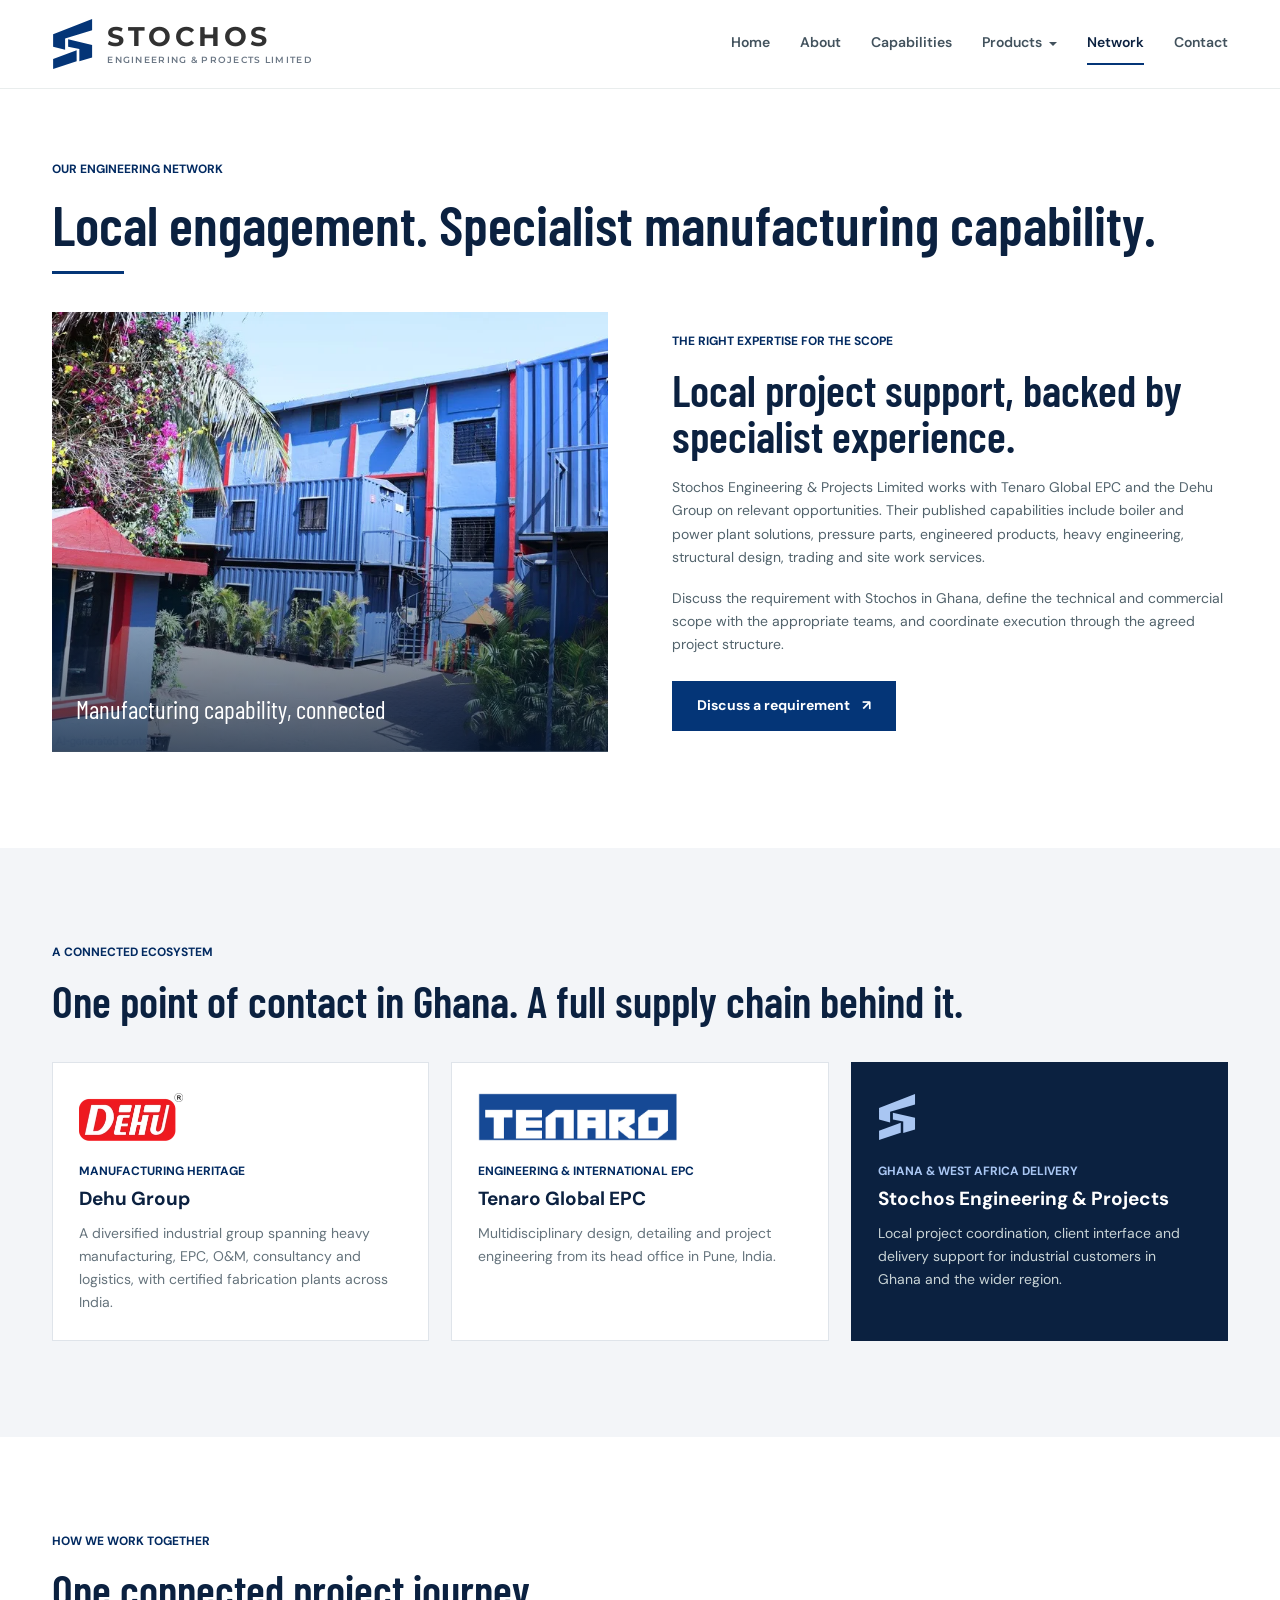
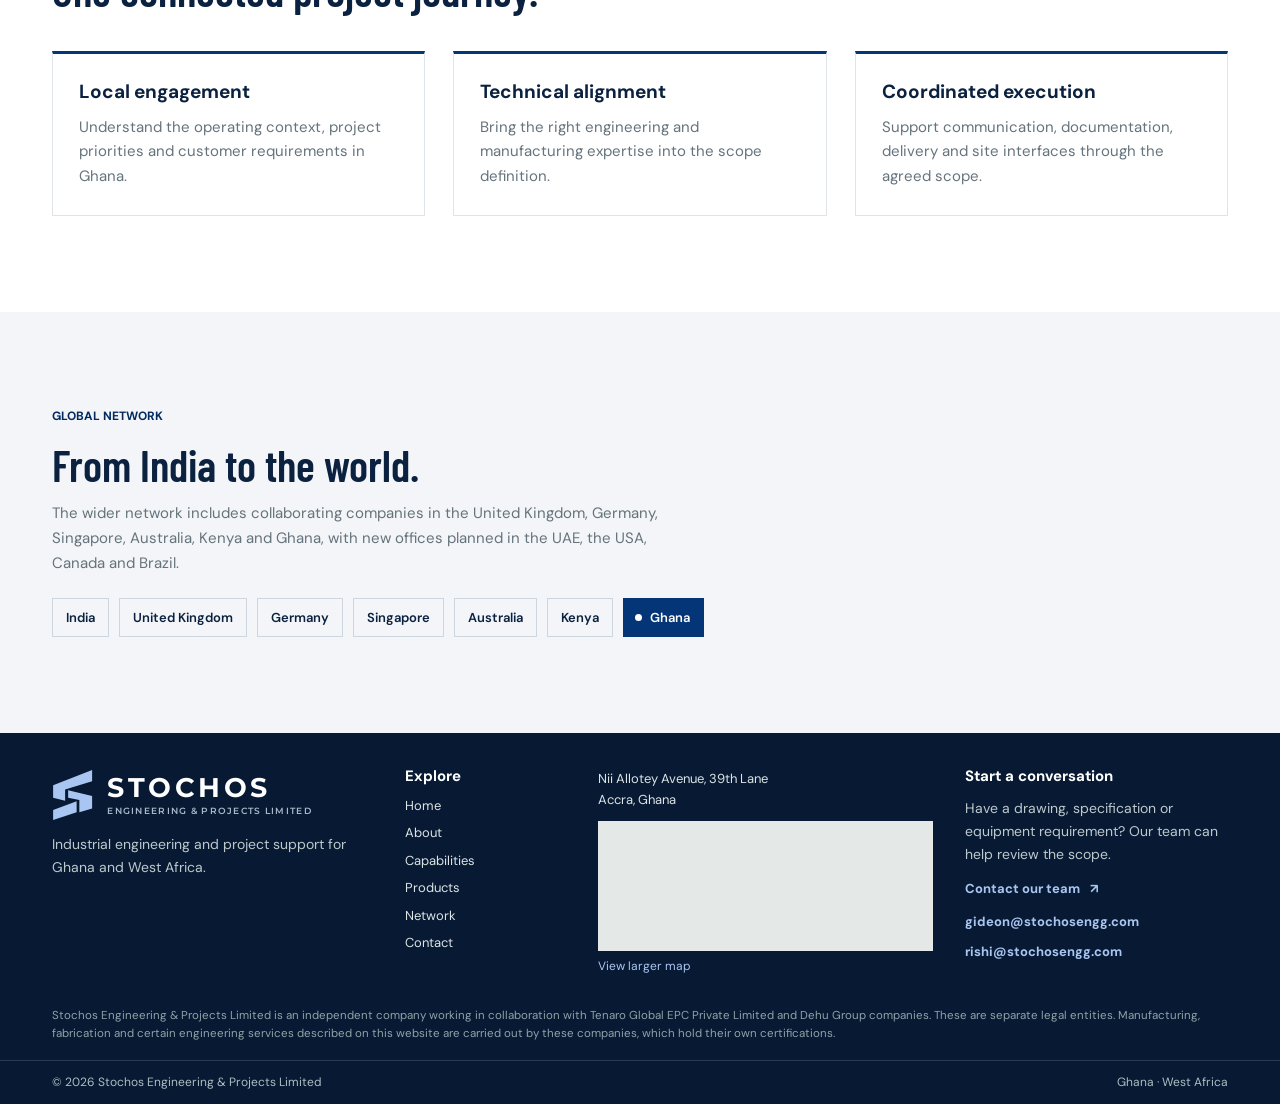
<file: network/index.html>
<!doctype html>
<html lang="en">
<head>
  <meta charset="UTF-8" />
  <meta name="viewport" content="width=device-width, initial-scale=1.0" />
  <title>Our Network | Stochos Engineering &amp; Projects</title>
  <meta name="description" content="Local engagement in Ghana backed by the engineering teams of Tenaro Global EPC and the certified plants of the Dehu Group." />
  <link rel="icon" type="image/svg+xml" href="../images/favicon.svg" />
  <link rel="stylesheet" href="../css/styles.css" />
</head>
<body>
  <svg width="0" height="0" style="position: absolute" aria-hidden="true">
    <symbol id="stochos-mark" viewBox="440 230 368 464">
      <polygon fill="currentColor" points="450,375 798,240 798,340 557,412 557,514 450,486" />
      <polygon fill="currentColor" points="584,420 798,470 798,582 684,617 684,506 584,486" />
      <polygon fill="currentColor" points="450,595 660,518 660,615 450,684" />
    </symbol>
  </svg>
  <a class="skip" href="#main">Skip to content</a>

  <header>
    <div class="wrap nav">
      <a class="brand" href="../" aria-label="Stochos Engineering &amp; Projects Limited, home">
        <svg class="brand-mark" viewBox="0 0 368 464" aria-hidden="true" focusable="false"><use href="#stochos-mark" /></svg>
        <span class="brand-text"><strong>STOCHOS</strong><span>ENGINEERING &amp; PROJECTS LIMITED</span></span>
      </a>
      <input class="nav-toggle" type="checkbox" id="nav-toggle" aria-label="Toggle menu" />
      <label class="menu" for="nav-toggle" aria-hidden="true">Menu</label>
      <nav class="links" id="site-links" aria-label="Main">
        <a href="../">Home</a>
        <a href="../about/">About</a>
        <a href="../capabilities/">Capabilities</a>
        <div class="nav-drop">
          <a href="../products/">Products</a>
          <div class="nav-sub">
            <div class="nav-item">
              <a href="../products/#pressure">Boiler Pressure Parts</a>
              <div class="nav-fly">
                <a href="../products/#pressure-1">Water Wall Panels</a>
                <a href="../products/#pressure-2">Superheater Coils</a>
                <a href="../products/#pressure-3">Economisers and Evaporators</a>
                <a href="../products/#pressure-4">Bed and In-Bed Coils</a>
                <a href="../products/#pressure-5">Steam Headers and Reboilers</a>
              </div>
            </div>
            <div class="nav-item">
              <a href="../products/#fabrication">Piping and Fabrication</a>
              <div class="nav-fly">
                <a href="../products/#fabrication-1">Steam Piping and PRDS Stations</a>
                <a href="../products/#fabrication-2">High-Temperature Alloy Components</a>
                <a href="../products/#fabrication-3">Conveyors, Ducting and Structures</a>
              </div>
            </div>
            <a href="../products/#mining">Mining Applications</a>
            <div class="nav-item">
              <a href="../products/#systems">Systems and Services</a>
              <div class="nav-fly">
                <a href="../products/#systems-1">Waste Heat Recovery Boilers</a>
                <a href="../products/#systems-2">Package Boilers and Retrofits</a>
                <a href="../products/#systems-3">Shutdown and Field Services</a>
                <a href="../products/#systems-4">Inspection and Testing</a>
                <a href="../products/#systems-5">Engineering and QA</a>
              </div>
            </div>
          </div>
        </div>
        <a href="../network/" class="on" aria-current="page">Network</a>
        <a href="../contact/">Contact</a>
      </nav>
    </div>
  </header>

  <main id="main">
    <div class="wrap page-head">
      <div class="eyebrow">Our engineering network</div>
      <h1>Local engagement. Specialist manufacturing capability.</h1>
    </div>

    <section class="network-overview-section">
      <div class="wrap network-overview">
        <div class="network-image">
          <img src="../images/facility-exterior.webp" alt="Group engineering facility building" />
          <span>Manufacturing capability, connected</span>
        </div>
        <div class="network-copy">
          <div class="eyebrow">The right expertise for the scope</div>
          <h2>Local project support, backed by specialist experience.</h2>
          <p>Stochos Engineering &amp; Projects Limited works with Tenaro Global EPC and the Dehu Group on relevant opportunities. Their published capabilities include boiler and power plant solutions, pressure parts, engineered products, heavy engineering, structural design, trading and site work services.</p>
          <p>Discuss the requirement with Stochos in Ghana, define the technical and commercial scope with the appropriate teams, and coordinate execution through the agreed project structure.</p>
          <a class="btn" href="../contact/">Discuss a requirement <span aria-hidden="true">↗</span></a>
        </div>
      </div>
    </section>

    <section class="soft">
      <div class="wrap">
        <div class="eyebrow">A connected ecosystem</div>
        <h2>One point of contact in Ghana. A full supply chain behind it.</h2>
        <div class="ecosystem">
          <article class="eco-card">
            <div class="eco-logo"><img src="../images/dehu-logo.webp" alt="Dehu Group" /></div>
            <div class="eyebrow">Manufacturing heritage</div>
            <h3>Dehu Group</h3>
            <p>A diversified industrial group spanning heavy manufacturing, EPC, O&amp;M, consultancy and logistics, with certified fabrication plants across India.</p>
          </article>
          <article class="eco-card">
            <div class="eco-logo"><img src="../images/tenaro-logo.png" alt="Tenaro Global EPC" /></div>
            <div class="eyebrow">Engineering &amp; international EPC</div>
            <h3>Tenaro Global EPC</h3>
            <p>Multidisciplinary design, detailing and project engineering from its head office in Pune, India.</p>
          </article>
          <article class="eco-card local">
            <div class="eco-logo"><svg class="brand-mark" viewBox="0 0 368 464" role="img" aria-label="Stochos"><use href="#stochos-mark" /></svg></div>
            <div class="eyebrow">Ghana &amp; West Africa delivery</div>
            <h3>Stochos Engineering &amp; Projects</h3>
            <p>Local project coordination, client interface and delivery support for industrial customers in Ghana and the wider region.</p>
          </article>
        </div>
      </div>
    </section>

    <section class="network-process-section">
      <div class="wrap">
        <div class="eyebrow">How we work together</div>
        <h2>One connected project journey.</h2>
        <div class="grid">
          <article class="card">
            <h3>Local engagement</h3>
            <p>Understand the operating context, project priorities and customer requirements in Ghana.</p>
          </article>
          <article class="card">
            <h3>Technical alignment</h3>
            <p>Bring the right engineering and manufacturing expertise into the scope definition.</p>
          </article>
          <article class="card">
            <h3>Coordinated execution</h3>
            <p>Support communication, documentation, delivery and site interfaces through the agreed scope.</p>
          </article>
        </div>
      </div>
    </section>

    <section class="soft">
      <div class="wrap">
        <div class="eyebrow">Global network</div>
        <h2>From India to the world.</h2>
        <p class="note" style="max-width: 640px">The wider network includes collaborating companies in the United Kingdom, Germany, Singapore, Australia, Kenya and Ghana, with new offices planned in the UAE, the USA, Canada and Brazil.</p>
        <div class="locations">
          <span>India</span>
          <span>United Kingdom</span>
          <span>Germany</span>
          <span>Singapore</span>
          <span>Australia</span>
          <span>Kenya</span>
          <span class="here">Ghana</span>
        </div>
      </div>
    </section>
  </main>

  <footer>
    <div class="wrap footer-main">
      <div class="footer-brand">
        <a class="brand brand-light" href="../" aria-label="Stochos Engineering &amp; Projects Limited, home">
          <svg class="brand-mark" viewBox="0 0 368 464" aria-hidden="true" focusable="false"><use href="#stochos-mark" /></svg>
          <span class="brand-text"><strong>STOCHOS</strong><span>ENGINEERING &amp; PROJECTS LIMITED</span></span>
        </a>
        <p>Industrial engineering and project support for Ghana and West Africa.</p>
      </div>
      <div class="footer-navigation">
        <h2>Explore</h2>
        <nav aria-label="Footer">
          <a href="../">Home</a>
          <a href="../about/">About</a>
          <a href="../capabilities/">Capabilities</a>
          <a href="../products/">Products</a>
          <a href="../network/">Network</a>
          <a href="../contact/">Contact</a>
        </nav>
      </div>
      <div class="footer-map">
        <address class="footer-address">Nii Allotey Avenue, 39th Lane<br />Accra, Ghana</address>
        <iframe title="Map showing our office on Nii Allotey Avenue, Accra" src="https://maps.google.com/maps?q=Nii%20Allotey%20Avenue%2C%20Accra%2C%20Ghana&amp;z=16&amp;output=embed" loading="lazy" referrerpolicy="no-referrer-when-downgrade"></iframe>
        <a href="https://www.google.com/maps/search/?api=1&amp;query=Nii%20Allotey%20Avenue%2C%20Accra%2C%20Ghana" target="_blank" rel="noreferrer">View larger map</a>
      </div>
      <div class="footer-contact">
        <h2>Start a conversation</h2>
        <p>Have a drawing, specification or equipment requirement? Our team can help review the scope.</p>
        <a href="../contact/">Contact our team <span aria-hidden="true">↗</span></a>
        <a href="mailto:gideon@stochosengg.com">gideon@stochosengg.com</a>
        <a href="mailto:rishi@stochosengg.com">rishi@stochosengg.com</a>
      </div>
    </div>
    <div class="wrap footer-legal">
      Stochos Engineering &amp; Projects Limited is an independent company working in collaboration with Tenaro Global EPC Private Limited and Dehu Group companies. These are separate legal entities. Manufacturing, fabrication and certain engineering services described on this website are carried out by these companies, which hold their own certifications.
    </div>
    <div class="footer-base">
      <div class="wrap">
        <span>© 2026 Stochos Engineering &amp; Projects Limited</span>
        <span>Ghana · West Africa</span>
      </div>
    </div>
  </footer>

</body>
</html>
</file>
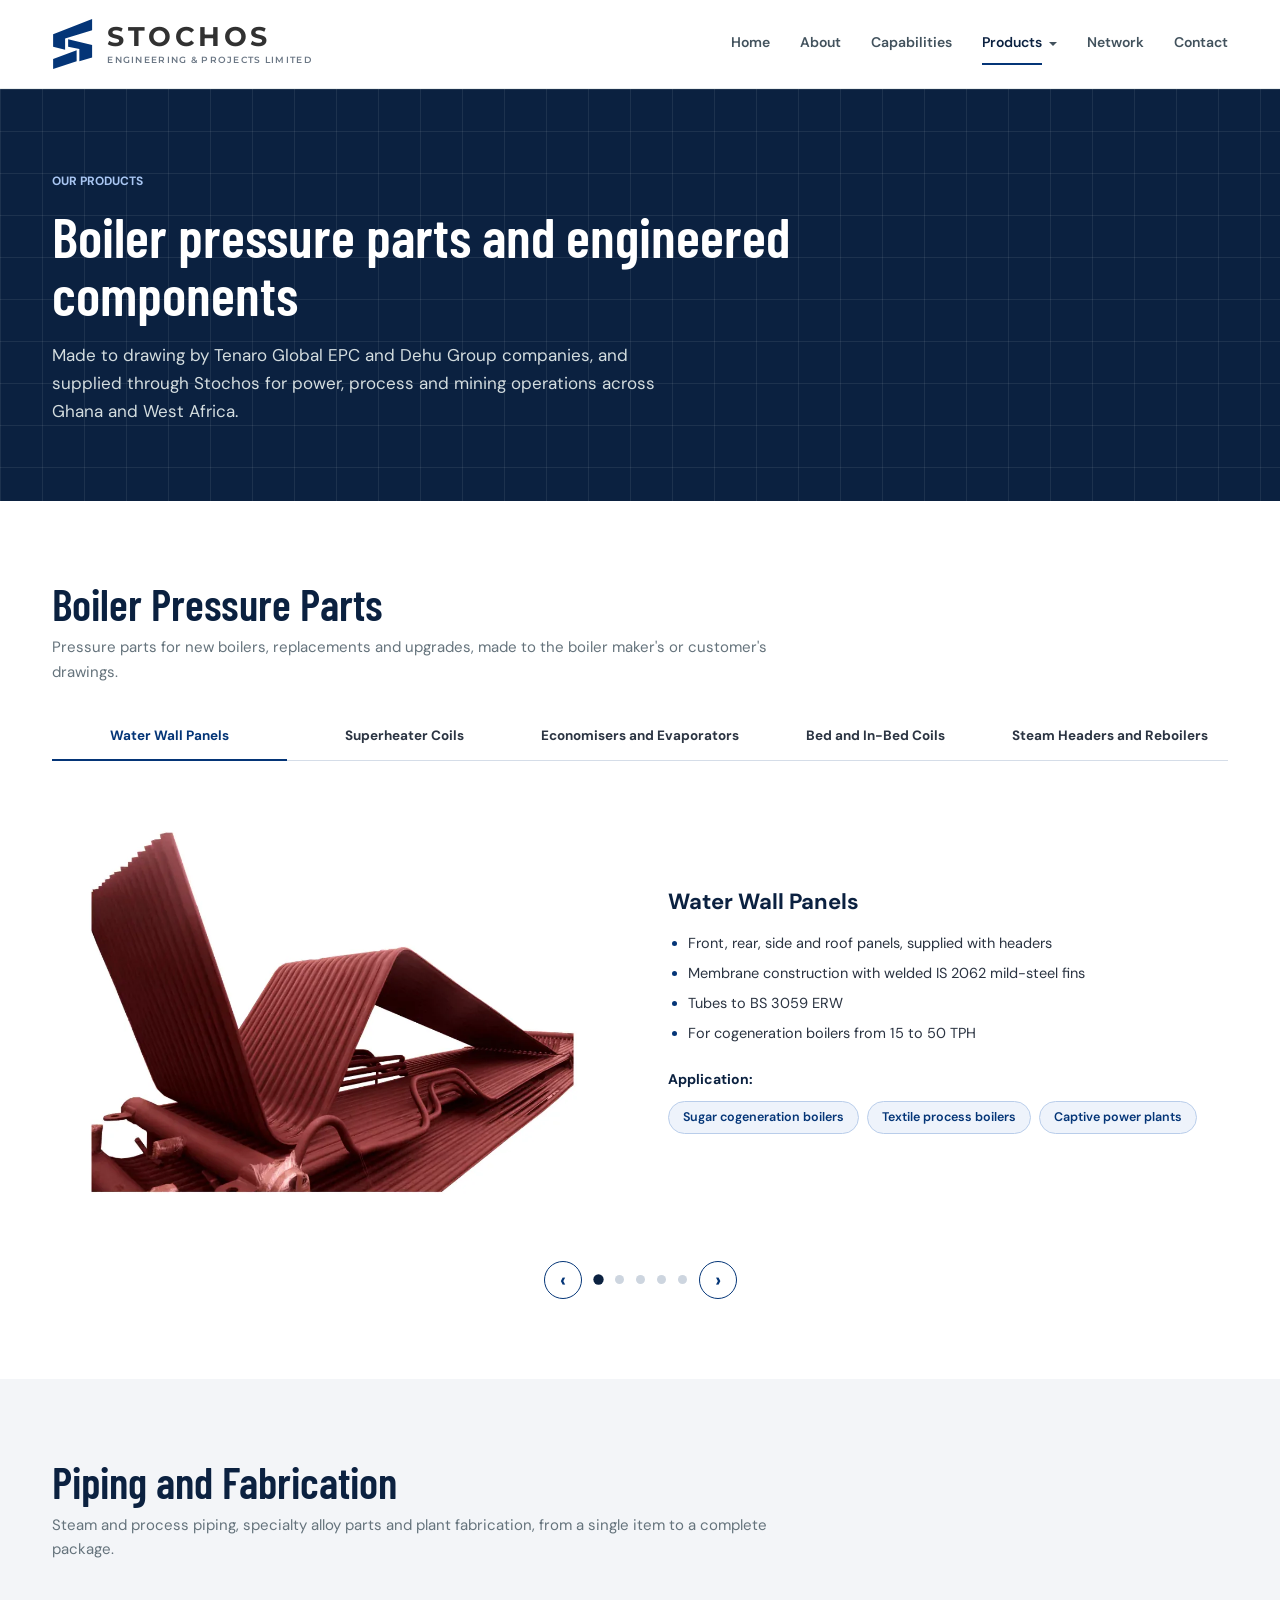
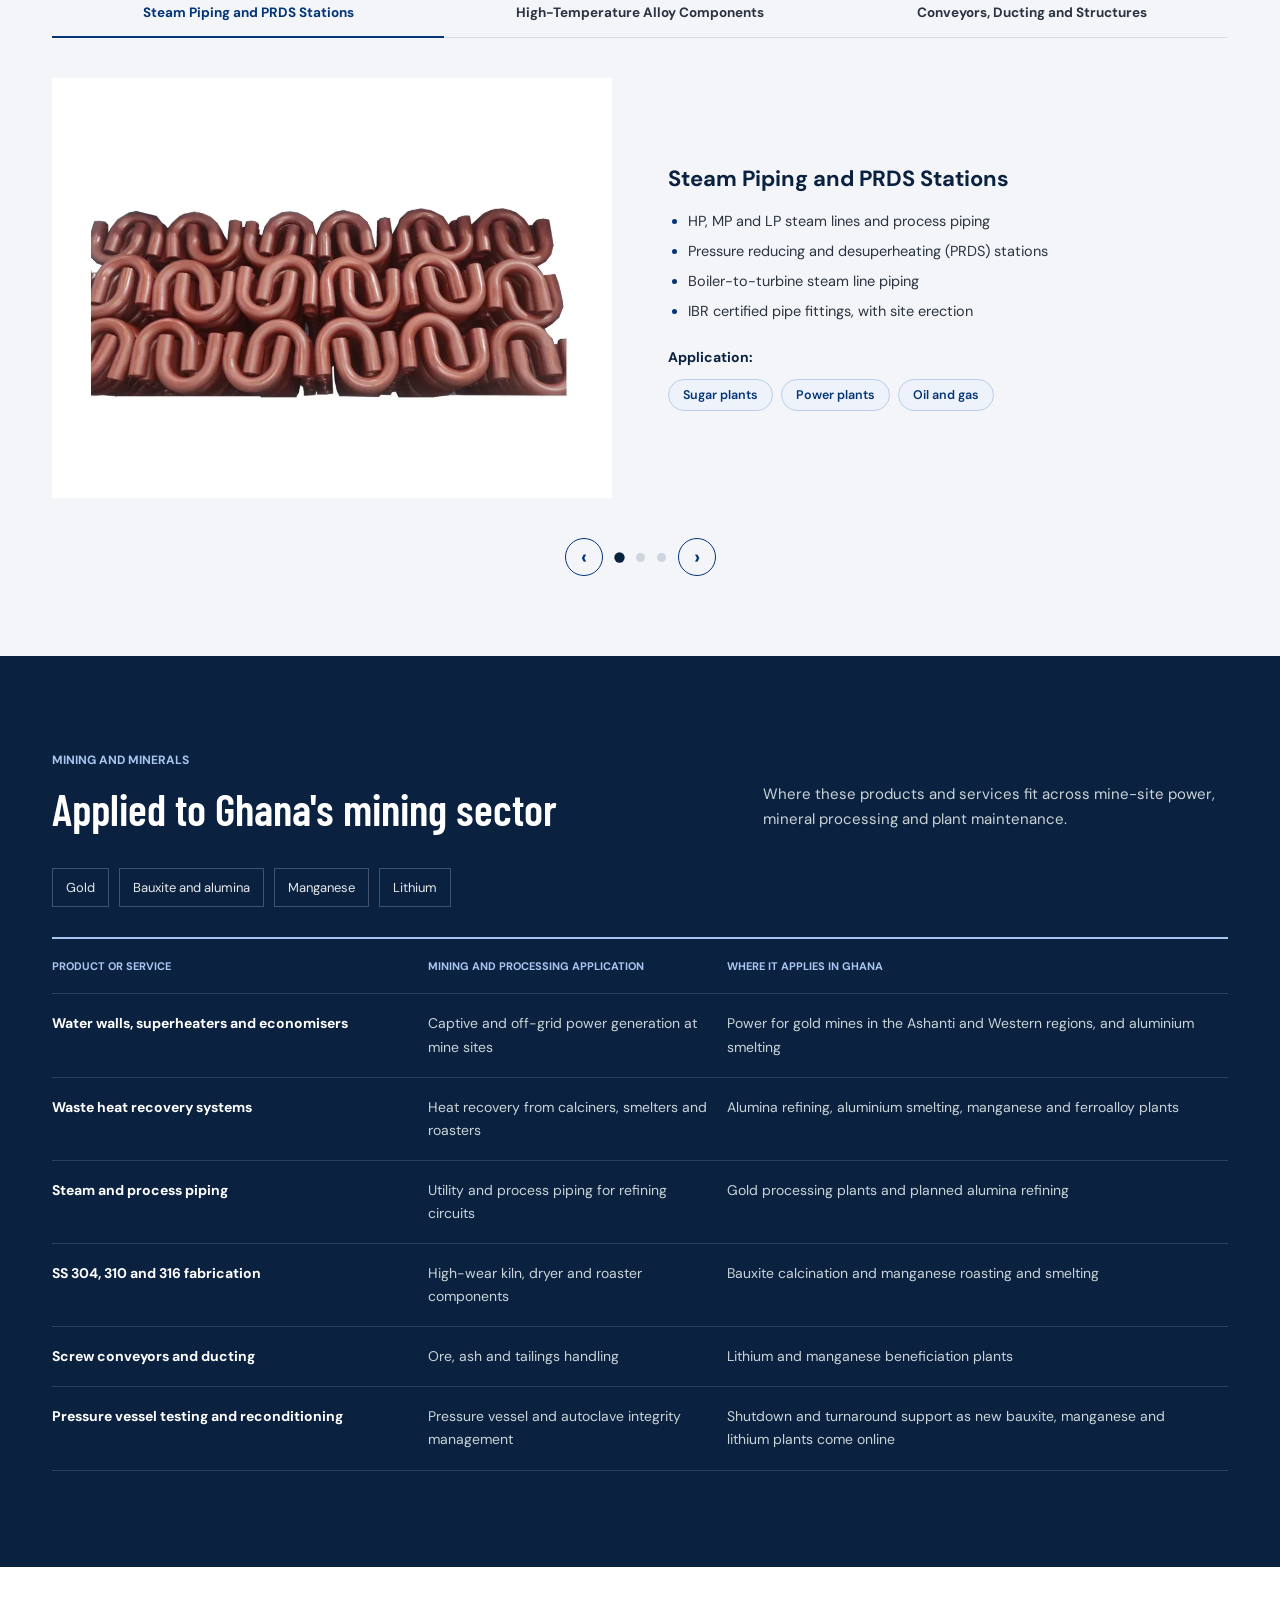
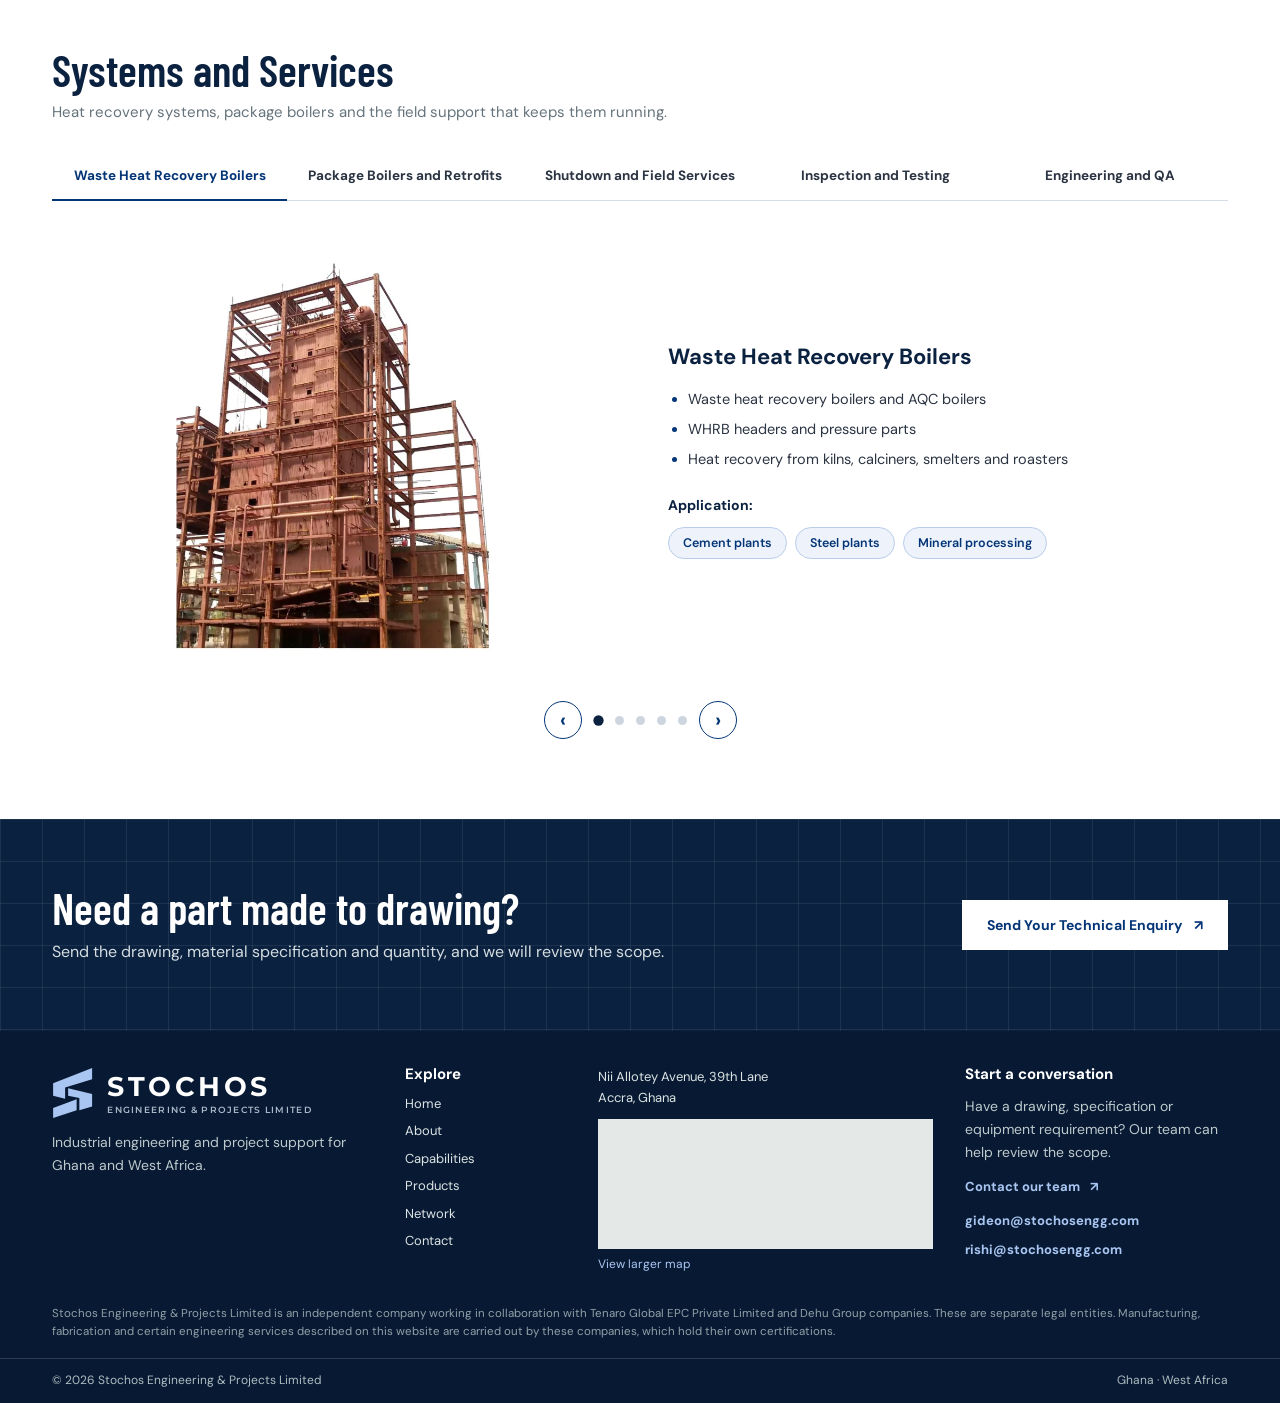
<file: products/index.html>
<!doctype html>
<html lang="en">
<head>
  <meta charset="UTF-8" />
  <meta name="viewport" content="width=device-width, initial-scale=1.0" />
  <title>Products | Stochos Engineering &amp; Projects</title>
  <meta name="description" content="Boiler pressure parts, superheaters, economisers, bed coils, steam headers, piping and high-temperature alloy components for industrial and mining operations in Ghana and West Africa." />
  <link rel="icon" type="image/svg+xml" href="../images/favicon.svg" />
  <link rel="stylesheet" href="../css/styles.css" />
</head>
<body>
  <svg width="0" height="0" style="position: absolute" aria-hidden="true">
    <symbol id="stochos-mark" viewBox="440 230 368 464">
      <polygon fill="currentColor" points="450,375 798,240 798,340 557,412 557,514 450,486" />
      <polygon fill="currentColor" points="584,420 798,470 798,582 684,617 684,506 584,486" />
      <polygon fill="currentColor" points="450,595 660,518 660,615 450,684" />
    </symbol>
  </svg>
  <a class="skip" href="#main">Skip to content</a>

  <header>
    <div class="wrap nav">
      <a class="brand" href="../" aria-label="Stochos Engineering &amp; Projects Limited, home">
        <svg class="brand-mark" viewBox="0 0 368 464" aria-hidden="true" focusable="false"><use href="#stochos-mark" /></svg>
        <span class="brand-text"><strong>STOCHOS</strong><span>ENGINEERING &amp; PROJECTS LIMITED</span></span>
      </a>
      <input class="nav-toggle" type="checkbox" id="nav-toggle" aria-label="Toggle menu" />
      <label class="menu" for="nav-toggle" aria-hidden="true">Menu</label>
      <nav class="links" id="site-links" aria-label="Main">
        <a href="../">Home</a>
        <a href="../about/">About</a>
        <a href="../capabilities/">Capabilities</a>
        <div class="nav-drop">
          <a href="../products/" class="on" aria-current="page">Products</a>
          <div class="nav-sub">
            <div class="nav-item">
              <a href="../products/#pressure">Boiler Pressure Parts</a>
              <div class="nav-fly">
                <a href="../products/#pressure-1">Water Wall Panels</a>
                <a href="../products/#pressure-2">Superheater Coils</a>
                <a href="../products/#pressure-3">Economisers and Evaporators</a>
                <a href="../products/#pressure-4">Bed and In-Bed Coils</a>
                <a href="../products/#pressure-5">Steam Headers and Reboilers</a>
              </div>
            </div>
            <div class="nav-item">
              <a href="../products/#fabrication">Piping and Fabrication</a>
              <div class="nav-fly">
                <a href="../products/#fabrication-1">Steam Piping and PRDS Stations</a>
                <a href="../products/#fabrication-2">High-Temperature Alloy Components</a>
                <a href="../products/#fabrication-3">Conveyors, Ducting and Structures</a>
              </div>
            </div>
            <a href="../products/#mining">Mining Applications</a>
            <div class="nav-item">
              <a href="../products/#systems">Systems and Services</a>
              <div class="nav-fly">
                <a href="../products/#systems-1">Waste Heat Recovery Boilers</a>
                <a href="../products/#systems-2">Package Boilers and Retrofits</a>
                <a href="../products/#systems-3">Shutdown and Field Services</a>
                <a href="../products/#systems-4">Inspection and Testing</a>
                <a href="../products/#systems-5">Engineering and QA</a>
              </div>
            </div>
          </div>
        </div>
        <a href="../network/">Network</a>
        <a href="../contact/">Contact</a>
      </nav>
    </div>
  </header>

  <main id="main">
    <section class="products-banner">
      <div class="wrap">
        <div class="eyebrow">Our products</div>
        <h1>Boiler pressure parts and engineered components</h1>
        <p>Made to drawing by Tenaro Global EPC and Dehu Group companies, and supplied through Stochos for power, process and mining operations across Ghana and West Africa.</p>
      </div>
    </section>

    <section class="product-group" id="pressure" aria-labelledby="pressure-title">
      <div class="wrap">
        <h2 id="pressure-title">Boiler Pressure Parts</h2>
        <p class="product-group-intro">Pressure parts for new boilers, replacements and upgrades, made to the boiler maker's or customer's drawings.</p>
        <div class="product-tabs" style="--tabs: 5">
          <input class="tab-input" type="radio" name="pressure-tab" id="pressure-1" checked />
          <input class="tab-input" type="radio" name="pressure-tab" id="pressure-2" />
          <input class="tab-input" type="radio" name="pressure-tab" id="pressure-3" />
          <input class="tab-input" type="radio" name="pressure-tab" id="pressure-4" />
          <input class="tab-input" type="radio" name="pressure-tab" id="pressure-5" />
          <div class="tab-row" role="group" aria-label="Boiler Pressure Parts">
            <label class="tab" for="pressure-1">Water Wall Panels</label>
            <label class="tab" for="pressure-2">Superheater Coils</label>
            <label class="tab" for="pressure-3">Economisers and Evaporators</label>
            <label class="tab" for="pressure-4">Bed and In-Bed Coils</label>
            <label class="tab" for="pressure-5">Steam Headers and Reboilers</label>
          </div>
          <div class="tab-panels">
            <article class="tab-panel">
              <div class="tab-media">
                <img src="../images/products/water-wall-panels.webp" alt="Membrane water wall panels" loading="lazy" />
              </div>
              <div class="tab-body">
                <h3>Water Wall Panels</h3>
                <ul class="tab-points">
                  <li>Front, rear, side and roof panels, supplied with headers</li>
                  <li>Membrane construction with welded IS 2062 mild-steel fins</li>
                  <li>Tubes to BS 3059 ERW</li>
                  <li>For cogeneration boilers from 15 to 50 TPH</li>
                </ul>
                <div class="tab-apps-label">Application:</div>
                <ul class="tab-apps">
                  <li>Sugar cogeneration boilers</li>
                  <li>Textile process boilers</li>
                  <li>Captive power plants</li>
                </ul>
              </div>
              <div class="tab-pager">
                <label class="pager-arrow" for="pressure-5"><span aria-hidden="true">‹</span><span class="visually-hidden">Previous: Steam Headers and Reboilers</span></label>
                <label class="pager-dot on" for="pressure-1"><span class="visually-hidden">Water Wall Panels</span></label>
                <label class="pager-dot" for="pressure-2"><span class="visually-hidden">Superheater Coils</span></label>
                <label class="pager-dot" for="pressure-3"><span class="visually-hidden">Economisers and Evaporators</span></label>
                <label class="pager-dot" for="pressure-4"><span class="visually-hidden">Bed and In-Bed Coils</span></label>
                <label class="pager-dot" for="pressure-5"><span class="visually-hidden">Steam Headers and Reboilers</span></label>
                <label class="pager-arrow" for="pressure-2"><span aria-hidden="true">›</span><span class="visually-hidden">Next: Superheater Coils</span></label>
              </div>
            </article>
            <article class="tab-panel">
              <div class="tab-media">
                <img src="../images/products/superheater-coils.webp" alt="Superheater coil assembly in a lifting frame" loading="lazy" />
              </div>
              <div class="tab-body">
                <h3>Superheater Coils</h3>
                <ul class="tab-points">
                  <li>Primary, secondary, radiant and convection superheaters</li>
                  <li>U-bends, loose tube bends and support assemblies</li>
                  <li>SA 213 T11 / T22 tubes with SS 304 and SS 310 supports</li>
                  <li>Built to OEM or customer drawings</li>
                </ul>
                <div class="tab-apps-label">Application:</div>
                <ul class="tab-apps">
                  <li>Power generation</li>
                  <li>Steel and metallurgical plants</li>
                  <li>Boiler OEMs and EPCs</li>
                </ul>
              </div>
              <div class="tab-pager">
                <label class="pager-arrow" for="pressure-1"><span aria-hidden="true">‹</span><span class="visually-hidden">Previous: Water Wall Panels</span></label>
                <label class="pager-dot" for="pressure-1"><span class="visually-hidden">Water Wall Panels</span></label>
                <label class="pager-dot on" for="pressure-2"><span class="visually-hidden">Superheater Coils</span></label>
                <label class="pager-dot" for="pressure-3"><span class="visually-hidden">Economisers and Evaporators</span></label>
                <label class="pager-dot" for="pressure-4"><span class="visually-hidden">Bed and In-Bed Coils</span></label>
                <label class="pager-dot" for="pressure-5"><span class="visually-hidden">Steam Headers and Reboilers</span></label>
                <label class="pager-arrow" for="pressure-3"><span aria-hidden="true">›</span><span class="visually-hidden">Next: Economisers and Evaporators</span></label>
              </div>
            </article>
            <article class="tab-panel">
              <div class="tab-media">
                <img src="../images/products/economiser-coils.webp" alt="Stacked economiser coil assembly" loading="lazy" />
              </div>
              <div class="tab-body">
                <h3>Economisers and Evaporators</h3>
                <ul class="tab-points">
                  <li>Bare, finned and spiral-fin economiser coil assemblies</li>
                  <li>Evaporator coil sets and boiler bank tubes</li>
                  <li>BS 3059 Part 1 Gr 320 ERW tubes, OD 63.5 mm and 76.2 mm</li>
                  <li>Finned integral economiser assemblies</li>
                </ul>
                <div class="tab-apps-label">Application:</div>
                <ul class="tab-apps">
                  <li>Sugar and distilleries</li>
                  <li>Cement waste heat recovery</li>
                  <li>Tyre and rubber plants</li>
                </ul>
              </div>
              <div class="tab-pager">
                <label class="pager-arrow" for="pressure-2"><span aria-hidden="true">‹</span><span class="visually-hidden">Previous: Superheater Coils</span></label>
                <label class="pager-dot" for="pressure-1"><span class="visually-hidden">Water Wall Panels</span></label>
                <label class="pager-dot" for="pressure-2"><span class="visually-hidden">Superheater Coils</span></label>
                <label class="pager-dot on" for="pressure-3"><span class="visually-hidden">Economisers and Evaporators</span></label>
                <label class="pager-dot" for="pressure-4"><span class="visually-hidden">Bed and In-Bed Coils</span></label>
                <label class="pager-dot" for="pressure-5"><span class="visually-hidden">Steam Headers and Reboilers</span></label>
                <label class="pager-arrow" for="pressure-4"><span aria-hidden="true">›</span><span class="visually-hidden">Next: Bed and In-Bed Coils</span></label>
              </div>
            </article>
            <article class="tab-panel">
              <div class="tab-media">
                <img src="../images/products/bed-coils.webp" alt="Studded bed coils with flanged ends" loading="lazy" />
              </div>
              <div class="tab-body">
                <h3>Bed and In-Bed Coils</h3>
                <ul class="tab-points">
                  <li>Bed and in-bed coils for fluidised bed boilers, made to drawing</li>
                  <li>SA 210 Gr A1 and BS 3059 tubes</li>
                  <li>SS 304 and TP347 studs, ceramic ferrules and plate sleeves</li>
                  <li>IBR approved</li>
                </ul>
                <div class="tab-apps-label">Application:</div>
                <ul class="tab-apps">
                  <li>Pulp and paper</li>
                  <li>Chemicals and agro-chemicals</li>
                  <li>Food and dairy processing</li>
                  <li>Tyre manufacturing</li>
                </ul>
              </div>
              <div class="tab-pager">
                <label class="pager-arrow" for="pressure-3"><span aria-hidden="true">‹</span><span class="visually-hidden">Previous: Economisers and Evaporators</span></label>
                <label class="pager-dot" for="pressure-1"><span class="visually-hidden">Water Wall Panels</span></label>
                <label class="pager-dot" for="pressure-2"><span class="visually-hidden">Superheater Coils</span></label>
                <label class="pager-dot" for="pressure-3"><span class="visually-hidden">Economisers and Evaporators</span></label>
                <label class="pager-dot on" for="pressure-4"><span class="visually-hidden">Bed and In-Bed Coils</span></label>
                <label class="pager-dot" for="pressure-5"><span class="visually-hidden">Steam Headers and Reboilers</span></label>
                <label class="pager-arrow" for="pressure-5"><span aria-hidden="true">›</span><span class="visually-hidden">Next: Steam Headers and Reboilers</span></label>
              </div>
            </article>
            <article class="tab-panel">
              <div class="tab-media">
                <img src="../images/products/steam-header.webp" alt="Steam header for a high-pressure boiler with stub nozzles" loading="lazy" />
              </div>
              <div class="tab-body">
                <h3>Steam Headers and Reboilers</h3>
                <ul class="tab-points">
                  <li>HP, MP and LP steam headers</li>
                  <li>SA 335 P11, SA 106 Gr B and SA 515 Gr 60</li>
                  <li>Reboilers in SA 213 TP316L</li>
                  <li>Custom studs and attemperator nozzles</li>
                </ul>
                <div class="tab-apps-label">Application:</div>
                <ul class="tab-apps">
                  <li>Pulp and paper</li>
                  <li>Steel plant heat recovery</li>
                  <li>Boiler OEMs and EPCs</li>
                </ul>
              </div>
              <div class="tab-pager">
                <label class="pager-arrow" for="pressure-4"><span aria-hidden="true">‹</span><span class="visually-hidden">Previous: Bed and In-Bed Coils</span></label>
                <label class="pager-dot" for="pressure-1"><span class="visually-hidden">Water Wall Panels</span></label>
                <label class="pager-dot" for="pressure-2"><span class="visually-hidden">Superheater Coils</span></label>
                <label class="pager-dot" for="pressure-3"><span class="visually-hidden">Economisers and Evaporators</span></label>
                <label class="pager-dot" for="pressure-4"><span class="visually-hidden">Bed and In-Bed Coils</span></label>
                <label class="pager-dot on" for="pressure-5"><span class="visually-hidden">Steam Headers and Reboilers</span></label>
                <label class="pager-arrow" for="pressure-1"><span aria-hidden="true">›</span><span class="visually-hidden">Next: Water Wall Panels</span></label>
              </div>
            </article>
          </div>
        </div>
      </div>
    </section>
    <section class="product-group soft" id="fabrication" aria-labelledby="fabrication-title">
      <div class="wrap">
        <h2 id="fabrication-title">Piping and Fabrication</h2>
        <p class="product-group-intro">Steam and process piping, specialty alloy parts and plant fabrication, from a single item to a complete package.</p>
        <div class="product-tabs" style="--tabs: 3">
          <input class="tab-input" type="radio" name="fabrication-tab" id="fabrication-1" checked />
          <input class="tab-input" type="radio" name="fabrication-tab" id="fabrication-2" />
          <input class="tab-input" type="radio" name="fabrication-tab" id="fabrication-3" />
          <div class="tab-row" role="group" aria-label="Piping and Fabrication">
            <label class="tab" for="fabrication-1">Steam Piping and PRDS Stations</label>
            <label class="tab" for="fabrication-2">High-Temperature Alloy Components</label>
            <label class="tab" for="fabrication-3">Conveyors, Ducting and Structures</label>
          </div>
          <div class="tab-panels">
            <article class="tab-panel">
              <div class="tab-media">
                <img src="../images/products/ibr-bends.webp" alt="IBR pipe bends" loading="lazy" />
              </div>
              <div class="tab-body">
                <h3>Steam Piping and PRDS Stations</h3>
                <ul class="tab-points">
                  <li>HP, MP and LP steam lines and process piping</li>
                  <li>Pressure reducing and desuperheating (PRDS) stations</li>
                  <li>Boiler-to-turbine steam line piping</li>
                  <li>IBR certified pipe fittings, with site erection</li>
                </ul>
                <div class="tab-apps-label">Application:</div>
                <ul class="tab-apps">
                  <li>Sugar plants</li>
                  <li>Power plants</li>
                  <li>Oil and gas</li>
                </ul>
              </div>
              <div class="tab-pager">
                <label class="pager-arrow" for="fabrication-3"><span aria-hidden="true">‹</span><span class="visually-hidden">Previous: Conveyors, Ducting and Structures</span></label>
                <label class="pager-dot on" for="fabrication-1"><span class="visually-hidden">Steam Piping and PRDS Stations</span></label>
                <label class="pager-dot" for="fabrication-2"><span class="visually-hidden">High-Temperature Alloy Components</span></label>
                <label class="pager-dot" for="fabrication-3"><span class="visually-hidden">Conveyors, Ducting and Structures</span></label>
                <label class="pager-arrow" for="fabrication-2"><span aria-hidden="true">›</span><span class="visually-hidden">Next: High-Temperature Alloy Components</span></label>
              </div>
            </article>
            <article class="tab-panel">
              <div class="tab-media">
                <img src="../images/products/nozzle-assembly.webp" alt="Stainless steel nozzle header assembly" loading="lazy" />
              </div>
              <div class="tab-body">
                <h3>High-Temperature Alloy Components</h3>
                <ul class="tab-points">
                  <li>Fuel nozzle cap plates (coal caps) in SS 310</li>
                  <li>Bed coil sleeves and shield plates in SS 310</li>
                  <li>Fluidising air nozzles and distributor plates</li>
                  <li>Fabrication in SS 304, SS 310 and SS 316</li>
                </ul>
                <div class="tab-apps-label">Application:</div>
                <ul class="tab-apps">
                  <li>Steel plants</li>
                  <li>Tyre manufacturing</li>
                  <li>Chemical plants</li>
                  <li>Cement plants</li>
                </ul>
              </div>
              <div class="tab-pager">
                <label class="pager-arrow" for="fabrication-1"><span aria-hidden="true">‹</span><span class="visually-hidden">Previous: Steam Piping and PRDS Stations</span></label>
                <label class="pager-dot" for="fabrication-1"><span class="visually-hidden">Steam Piping and PRDS Stations</span></label>
                <label class="pager-dot on" for="fabrication-2"><span class="visually-hidden">High-Temperature Alloy Components</span></label>
                <label class="pager-dot" for="fabrication-3"><span class="visually-hidden">Conveyors, Ducting and Structures</span></label>
                <label class="pager-arrow" for="fabrication-3"><span aria-hidden="true">›</span><span class="visually-hidden">Next: Conveyors, Ducting and Structures</span></label>
              </div>
            </article>
            <article class="tab-panel">
              <div class="tab-media">
                <img src="../images/products/screw-feeder.webp" alt="Double screw feeder with drive sprockets" loading="lazy" />
              </div>
              <div class="tab-body">
                <h3>Conveyors, Ducting and Structures</h3>
                <ul class="tab-points">
                  <li>Screw conveyors for salt, ash and ore</li>
                  <li>Boiler dust ducts, dust breakers and ducting modifications</li>
                  <li>Soot blower platforms, gratings, handrails and columns</li>
                  <li>Support steelwork to drawing</li>
                </ul>
                <div class="tab-apps-label">Application:</div>
                <ul class="tab-apps">
                  <li>Pulp and paper</li>
                  <li>Power plants</li>
                  <li>Mining and minerals</li>
                </ul>
              </div>
              <div class="tab-pager">
                <label class="pager-arrow" for="fabrication-2"><span aria-hidden="true">‹</span><span class="visually-hidden">Previous: High-Temperature Alloy Components</span></label>
                <label class="pager-dot" for="fabrication-1"><span class="visually-hidden">Steam Piping and PRDS Stations</span></label>
                <label class="pager-dot" for="fabrication-2"><span class="visually-hidden">High-Temperature Alloy Components</span></label>
                <label class="pager-dot on" for="fabrication-3"><span class="visually-hidden">Conveyors, Ducting and Structures</span></label>
                <label class="pager-arrow" for="fabrication-1"><span aria-hidden="true">›</span><span class="visually-hidden">Next: Steam Piping and PRDS Stations</span></label>
              </div>
            </article>
          </div>
        </div>
      </div>
    </section>
    <section class="mining-section" id="mining">
      <div class="wrap">
        <div class="section-heading">
          <div>
            <div class="eyebrow">Mining and minerals</div>
            <h2>Applied to Ghana's mining sector</h2>
          </div>
          <p class="note">Where these products and services fit across mine-site power, mineral processing and plant maintenance.</p>
        </div>
        <div class="tags mining-tags">
          <span>Gold</span>
          <span>Bauxite and alumina</span>
          <span>Manganese</span>
          <span>Lithium</span>
        </div>
        <table class="application-table">
          <thead>
            <tr>
              <th scope="col">Product or service</th>
              <th scope="col">Mining and processing application</th>
              <th scope="col">Where it applies in Ghana</th>
            </tr>
          </thead>
          <tbody>
            <tr>
              <th scope="row">Water walls, superheaters and economisers</th>
              <td data-label="Application">Captive and off-grid power generation at mine sites</td>
              <td data-label="In Ghana">Power for gold mines in the Ashanti and Western regions, and aluminium smelting</td>
            </tr>
            <tr>
              <th scope="row">Waste heat recovery systems</th>
              <td data-label="Application">Heat recovery from calciners, smelters and roasters</td>
              <td data-label="In Ghana">Alumina refining, aluminium smelting, manganese and ferroalloy plants</td>
            </tr>
            <tr>
              <th scope="row">Steam and process piping</th>
              <td data-label="Application">Utility and process piping for refining circuits</td>
              <td data-label="In Ghana">Gold processing plants and planned alumina refining</td>
            </tr>
            <tr>
              <th scope="row">SS 304, 310 and 316 fabrication</th>
              <td data-label="Application">High-wear kiln, dryer and roaster components</td>
              <td data-label="In Ghana">Bauxite calcination and manganese roasting and smelting</td>
            </tr>
            <tr>
              <th scope="row">Screw conveyors and ducting</th>
              <td data-label="Application">Ore, ash and tailings handling</td>
              <td data-label="In Ghana">Lithium and manganese beneficiation plants</td>
            </tr>
            <tr>
              <th scope="row">Pressure vessel testing and reconditioning</th>
              <td data-label="Application">Pressure vessel and autoclave integrity management</td>
              <td data-label="In Ghana">Shutdown and turnaround support as new bauxite, manganese and lithium plants come online</td>
            </tr>
          </tbody>
        </table>
      </div>
    </section>

    <section class="product-group" id="systems" aria-labelledby="systems-title">
      <div class="wrap">
        <h2 id="systems-title">Systems and Services</h2>
        <p class="product-group-intro">Heat recovery systems, package boilers and the field support that keeps them running.</p>
        <div class="product-tabs" style="--tabs: 5">
          <input class="tab-input" type="radio" name="systems-tab" id="systems-1" checked />
          <input class="tab-input" type="radio" name="systems-tab" id="systems-2" />
          <input class="tab-input" type="radio" name="systems-tab" id="systems-3" />
          <input class="tab-input" type="radio" name="systems-tab" id="systems-4" />
          <input class="tab-input" type="radio" name="systems-tab" id="systems-5" />
          <div class="tab-row" role="group" aria-label="Systems and Services">
            <label class="tab" for="systems-1">Waste Heat Recovery Boilers</label>
            <label class="tab" for="systems-2">Package Boilers and Retrofits</label>
            <label class="tab" for="systems-3">Shutdown and Field Services</label>
            <label class="tab" for="systems-4">Inspection and Testing</label>
            <label class="tab" for="systems-5">Engineering and QA</label>
          </div>
          <div class="tab-panels">
            <article class="tab-panel">
              <div class="tab-media">
                <img src="../images/products/pressure-parts-assembly.webp" alt="Boiler pressure parts assembly in its support structure" loading="lazy" />
              </div>
              <div class="tab-body">
                <h3>Waste Heat Recovery Boilers</h3>
                <ul class="tab-points">
                  <li>Waste heat recovery boilers and AQC boilers</li>
                  <li>WHRB headers and pressure parts</li>
                  <li>Heat recovery from kilns, calciners, smelters and roasters</li>
                </ul>
                <div class="tab-apps-label">Application:</div>
                <ul class="tab-apps">
                  <li>Cement plants</li>
                  <li>Steel plants</li>
                  <li>Mineral processing</li>
                </ul>
              </div>
              <div class="tab-pager">
                <label class="pager-arrow" for="systems-5"><span aria-hidden="true">‹</span><span class="visually-hidden">Previous: Engineering and QA</span></label>
                <label class="pager-dot on" for="systems-1"><span class="visually-hidden">Waste Heat Recovery Boilers</span></label>
                <label class="pager-dot" for="systems-2"><span class="visually-hidden">Package Boilers and Retrofits</span></label>
                <label class="pager-dot" for="systems-3"><span class="visually-hidden">Shutdown and Field Services</span></label>
                <label class="pager-dot" for="systems-4"><span class="visually-hidden">Inspection and Testing</span></label>
                <label class="pager-dot" for="systems-5"><span class="visually-hidden">Engineering and QA</span></label>
                <label class="pager-arrow" for="systems-2"><span aria-hidden="true">›</span><span class="visually-hidden">Next: Package Boilers and Retrofits</span></label>
              </div>
            </article>
            <article class="tab-panel">
              <div class="tab-media">
                <img src="../images/products/package-boiler.webp" alt="Gas-fired package steam boiler with burner" loading="lazy" />
              </div>
              <div class="tab-body">
                <h3>Package Boilers and Retrofits</h3>
                <ul class="tab-points">
                  <li>Saturated shell and smoke-tube package steam boilers</li>
                  <li>Boiler retrofits and conversions</li>
                  <li>Multi-fuel firing upgrades for coal, bagasse, rice husk and RDF</li>
                  <li>Capacity upgrades, such as a recovery boiler from 105 to 120 TPH</li>
                </ul>
                <div class="tab-apps-label">Application:</div>
                <ul class="tab-apps">
                  <li>Textile plants</li>
                  <li>Pulp and paper</li>
                  <li>Sugar plants</li>
                </ul>
              </div>
              <div class="tab-pager">
                <label class="pager-arrow" for="systems-1"><span aria-hidden="true">‹</span><span class="visually-hidden">Previous: Waste Heat Recovery Boilers</span></label>
                <label class="pager-dot" for="systems-1"><span class="visually-hidden">Waste Heat Recovery Boilers</span></label>
                <label class="pager-dot on" for="systems-2"><span class="visually-hidden">Package Boilers and Retrofits</span></label>
                <label class="pager-dot" for="systems-3"><span class="visually-hidden">Shutdown and Field Services</span></label>
                <label class="pager-dot" for="systems-4"><span class="visually-hidden">Inspection and Testing</span></label>
                <label class="pager-dot" for="systems-5"><span class="visually-hidden">Engineering and QA</span></label>
                <label class="pager-arrow" for="systems-3"><span aria-hidden="true">›</span><span class="visually-hidden">Next: Shutdown and Field Services</span></label>
              </div>
            </article>
            <article class="tab-panel">
              <div class="tab-media">
                <img src="../images/products/plant-shutdown.webp" alt="Site crew carrying out overhaul work inside a boiler plant" loading="lazy" />
              </div>
              <div class="tab-body">
                <h3>Shutdown and Field Services</h3>
                <ul class="tab-points">
                  <li>Erection and commissioning</li>
                  <li>Planned shutdowns and mechanical overhauls</li>
                  <li>Scaffolding and site works</li>
                  <li>Senior mechanical and E&amp;I technicians for turbine maintenance</li>
                </ul>
                <div class="tab-apps-label">Application:</div>
                <ul class="tab-apps">
                  <li>Power plants</li>
                  <li>Process plants</li>
                  <li>Mine-site processing plants</li>
                </ul>
              </div>
              <div class="tab-pager">
                <label class="pager-arrow" for="systems-2"><span aria-hidden="true">‹</span><span class="visually-hidden">Previous: Package Boilers and Retrofits</span></label>
                <label class="pager-dot" for="systems-1"><span class="visually-hidden">Waste Heat Recovery Boilers</span></label>
                <label class="pager-dot" for="systems-2"><span class="visually-hidden">Package Boilers and Retrofits</span></label>
                <label class="pager-dot on" for="systems-3"><span class="visually-hidden">Shutdown and Field Services</span></label>
                <label class="pager-dot" for="systems-4"><span class="visually-hidden">Inspection and Testing</span></label>
                <label class="pager-dot" for="systems-5"><span class="visually-hidden">Engineering and QA</span></label>
                <label class="pager-arrow" for="systems-4"><span aria-hidden="true">›</span><span class="visually-hidden">Next: Inspection and Testing</span></label>
              </div>
            </article>
            <article class="tab-panel">
              <div class="tab-media">
                <img src="../images/products/field-inspection.webp" alt="Technicians inspecting boiler tubes on site" loading="lazy" />
              </div>
              <div class="tab-body">
                <h3>Inspection and Testing</h3>
                <ul class="tab-points">
                  <li>NDT and thickness mapping</li>
                  <li>Hydraulic testing</li>
                  <li>Reconditioning of steam drums, water walls and economisers</li>
                  <li>Pressure vessel and autoclave integrity checks</li>
                </ul>
                <div class="tab-apps-label">Application:</div>
                <ul class="tab-apps">
                  <li>Boilers and pressure vessels</li>
                  <li>Mining autoclaves</li>
                  <li>Export projects</li>
                </ul>
              </div>
              <div class="tab-pager">
                <label class="pager-arrow" for="systems-3"><span aria-hidden="true">‹</span><span class="visually-hidden">Previous: Shutdown and Field Services</span></label>
                <label class="pager-dot" for="systems-1"><span class="visually-hidden">Waste Heat Recovery Boilers</span></label>
                <label class="pager-dot" for="systems-2"><span class="visually-hidden">Package Boilers and Retrofits</span></label>
                <label class="pager-dot" for="systems-3"><span class="visually-hidden">Shutdown and Field Services</span></label>
                <label class="pager-dot on" for="systems-4"><span class="visually-hidden">Inspection and Testing</span></label>
                <label class="pager-dot" for="systems-5"><span class="visually-hidden">Engineering and QA</span></label>
                <label class="pager-arrow" for="systems-5"><span aria-hidden="true">›</span><span class="visually-hidden">Next: Engineering and QA</span></label>
              </div>
            </article>
            <article class="tab-panel">
              <div class="tab-media">
                <img src="../images/engineering-office.webp" alt="Engineers in a project review meeting" loading="lazy" />
              </div>
              <div class="tab-body">
                <h3>Engineering and QA</h3>
                <ul class="tab-points">
                  <li>ASME quality engineering</li>
                  <li>Authorised Inspector coordination</li>
                  <li>Weld maps and MDR documentation</li>
                  <li>Design strength checks, stiffener design and lifting-lug verification</li>
                </ul>
                <div class="tab-apps-label">Application:</div>
                <ul class="tab-apps">
                  <li>Heavy fabrication packages</li>
                  <li>Stack assemblies</li>
                  <li>EPC projects</li>
                </ul>
              </div>
              <div class="tab-pager">
                <label class="pager-arrow" for="systems-4"><span aria-hidden="true">‹</span><span class="visually-hidden">Previous: Inspection and Testing</span></label>
                <label class="pager-dot" for="systems-1"><span class="visually-hidden">Waste Heat Recovery Boilers</span></label>
                <label class="pager-dot" for="systems-2"><span class="visually-hidden">Package Boilers and Retrofits</span></label>
                <label class="pager-dot" for="systems-3"><span class="visually-hidden">Shutdown and Field Services</span></label>
                <label class="pager-dot" for="systems-4"><span class="visually-hidden">Inspection and Testing</span></label>
                <label class="pager-dot on" for="systems-5"><span class="visually-hidden">Engineering and QA</span></label>
                <label class="pager-arrow" for="systems-1"><span aria-hidden="true">›</span><span class="visually-hidden">Next: Waste Heat Recovery Boilers</span></label>
              </div>
            </article>
          </div>
        </div>
      </div>
    </section>
    <div class="band">
      <div class="wrap band-inner">
        <div>
          <h2>Need a part made to drawing?</h2>
          <p>Send the drawing, material specification and quantity, and we will review the scope.</p>
        </div>
        <a class="btn" href="../contact/">Send Your Technical Enquiry <span aria-hidden="true">↗</span></a>
      </div>
    </div>
  </main>

  <footer>
    <div class="wrap footer-main">
      <div class="footer-brand">
        <a class="brand brand-light" href="../" aria-label="Stochos Engineering &amp; Projects Limited, home">
          <svg class="brand-mark" viewBox="0 0 368 464" aria-hidden="true" focusable="false"><use href="#stochos-mark" /></svg>
          <span class="brand-text"><strong>STOCHOS</strong><span>ENGINEERING &amp; PROJECTS LIMITED</span></span>
        </a>
        <p>Industrial engineering and project support for Ghana and West Africa.</p>
      </div>
      <div class="footer-navigation">
        <h2>Explore</h2>
        <nav aria-label="Footer">
          <a href="../">Home</a>
          <a href="../about/">About</a>
          <a href="../capabilities/">Capabilities</a>
          <a href="../products/">Products</a>
          <a href="../network/">Network</a>
          <a href="../contact/">Contact</a>
        </nav>
      </div>
      <div class="footer-map">
        <address class="footer-address">Nii Allotey Avenue, 39th Lane<br />Accra, Ghana</address>
        <iframe title="Map showing our office on Nii Allotey Avenue, Accra" src="https://maps.google.com/maps?q=Nii%20Allotey%20Avenue%2C%20Accra%2C%20Ghana&amp;z=16&amp;output=embed" loading="lazy" referrerpolicy="no-referrer-when-downgrade"></iframe>
        <a href="https://www.google.com/maps/search/?api=1&amp;query=Nii%20Allotey%20Avenue%2C%20Accra%2C%20Ghana" target="_blank" rel="noreferrer">View larger map</a>
      </div>
      <div class="footer-contact">
        <h2>Start a conversation</h2>
        <p>Have a drawing, specification or equipment requirement? Our team can help review the scope.</p>
        <a href="../contact/">Contact our team <span aria-hidden="true">↗</span></a>
        <a href="mailto:gideon@stochosengg.com">gideon@stochosengg.com</a>
        <a href="mailto:rishi@stochosengg.com">rishi@stochosengg.com</a>
      </div>
    </div>
    <div class="wrap footer-legal">
      Stochos Engineering &amp; Projects Limited is an independent company working in collaboration with Tenaro Global EPC Private Limited and Dehu Group companies. These are separate legal entities. Manufacturing, fabrication and certain engineering services described on this website are carried out by these companies, which hold their own certifications.
    </div>
    <div class="footer-base">
      <div class="wrap">
        <span>© 2026 Stochos Engineering &amp; Projects Limited</span>
        <span>Ghana · West Africa</span>
      </div>
    </div>
  </footer>

  <script>
    // Header links like #pressure-2 open that product's tab and scroll to its group.
    function openProductTab(event) {
      var input = location.hash && document.getElementById(location.hash.slice(1));
      if (!input || !input.classList.contains('tab-input')) return;
      input.checked = true;
      input.closest('.product-group').scrollIntoView({ behavior: event.type === 'load' ? 'instant' : 'smooth' });
      if (document.activeElement) document.activeElement.blur();
    }
    window.addEventListener('hashchange', openProductTab);
    window.addEventListener('load', openProductTab);
  </script>
</body>
</html>
</file>
<file: css/styles.css>
@import url('https://fonts.googleapis.com/css2?family=Barlow+Condensed:wght@500;600;700&family=Montserrat:wght@600;700&family=DM+Sans:wght@400;500;600;700&display=swap');

:root {
	font-family: 'DM Sans', sans-serif;
	color: #2b3442;
	background: #fff;
	font-synthesis: none;
	text-rendering: optimizeLegibility;
	--accent: #043577;
	--accent-deep: #022a61;
	--accent-light: #a9c6f2;
	--charcoal: #313131;
	--navy: #0b2140;
	--ink: #2b3442;
	--muted: #65737c;
	--line: #dfe4ea;
	--soft: #f3f5f8;
	--white: #fff;
}

* { box-sizing: border-box; margin: 0; }
html { scroll-behavior: smooth; }
body { color: var(--ink); background: var(--white); line-height: 1.65; }
button, input, select, textarea { font: inherit; }
button { cursor: pointer; }
a { color: inherit; }
img { max-width: 100%; }
.wrap { width: min(1240px, 100%); margin: 0 auto; padding: 0 32px; }
.skip { position: absolute; top: -60px; left: 16px; z-index: 20; padding: 10px 16px; background: var(--navy); color: #fff; font-size: 14px; font-weight: 700; text-decoration: none; }
.skip:focus { top: 12px; }

/* Header */
header { position: sticky; top: 0; z-index: 10; background: rgba(255,255,255,.98); border-bottom: 1px solid #e9eded; }
.nav { min-height: 88px; display: flex; align-items: center; justify-content: space-between; gap: 32px; }
.brand { display: flex; align-items: center; gap: 14px; color: var(--navy); text-decoration: none; }
.brand-mark { display: block; width: auto; height: 52px; flex: none; color: var(--accent); }
.brand-text { font-family: 'Montserrat', 'DM Sans', sans-serif; }
.brand-text strong { display: block; color: var(--charcoal); font-size: 27px; font-weight: 700; line-height: 1; letter-spacing: .13em; }
.brand-text span { display: block; margin-top: 6px; color: #6b7785; font-size: 8.6px; font-weight: 600; line-height: 1; letter-spacing: .15em; }
.brand-light .brand-mark { color: var(--accent-light); }
.brand-light .brand-text strong { color: #fff; }
.brand-light .brand-text span { color: #aab8c8; }
.links { display: flex; align-items: center; gap: 30px; }
.links a { position: relative; padding: 8px 0; border-bottom: 2px solid transparent; color: #42525d; font-size: 14px; font-weight: 600; text-decoration: none; transition: color .2s, border-color .2s; }
.links a::after { position: absolute; right: 0; bottom: -2px; left: 0; height: 2px; background: var(--accent); content: ''; transform: scaleX(0); transform-origin: right; transition: transform .3s ease; }
.links a:hover::after { transform: scaleX(1); transform-origin: left; }
.links a:hover { color: var(--navy); }
.links a.on { color: var(--navy); border-color: var(--accent); }
.nav-drop { position: relative; display: flex; align-items: center; gap: 7px; }
.nav-drop::after { width: 0; height: 0; border: 4px solid transparent; border-top-color: #42525d; border-bottom-width: 0; content: ''; transition: transform .2s; }
.nav-drop:hover::after, .nav-drop:focus-within::after { transform: rotate(180deg); }
.nav-sub, .nav-fly { position: absolute; min-width: 240px; padding: 8px 0; border: 1px solid #e9eded; background: #fff; box-shadow: 0 16px 30px rgba(11,33,64,.1); opacity: 0; visibility: hidden; transform: translateY(6px); transition: opacity .2s ease, transform .2s ease, visibility .2s; }
.nav-sub { top: 100%; right: 56px; margin-top: 22px; border-top: 2px solid var(--accent); }
.nav-sub::before { position: absolute; top: -26px; right: -56px; left: 0; height: 26px; content: ''; }
.nav-drop:hover .nav-sub, .nav-drop:focus-within .nav-sub { opacity: 1; visibility: visible; transform: none; }
.nav-sub a { display: block; padding: 10px 18px; border: 0; font-size: 13.5px; white-space: nowrap; transition: background .2s, color .2s; }
.nav-sub a::after { display: none; }
.nav-sub a:hover { background: #f3f6f6; color: var(--navy); }
/* The list sits left of Products so each group's products have room to open on the right */
.nav-item { position: relative; }
.nav-item::before { position: absolute; z-index: 1; top: 50%; right: 14px; width: 0; height: 0; border: 4px solid transparent; border-left-color: #8b989f; border-right-width: 0; content: ''; transform: translateY(-50%); pointer-events: none; }
.nav-item > a { padding-right: 32px; }
.nav-fly { top: -9px; left: 100%; width: 240px; transform: translateX(-6px); }
.nav-fly a { white-space: normal; line-height: 1.35; }
.nav-item:hover > a, .nav-item:focus-within > a { background: #f3f6f6; color: var(--navy); }
.nav-item:hover > .nav-fly, .nav-item:focus-within > .nav-fly { opacity: 1; visibility: visible; transform: none; }
.menu { display: none; margin: 0; border: 1px solid var(--line); padding: 9px 14px; background: #fff; color: var(--navy); font-size: 14px; font-weight: 700; cursor: pointer; user-select: none; transition: background .2s, color .2s, border-color .2s, transform .15s; }
.menu:active { transform: scale(.96); }
.nav-toggle { position: absolute; width: 1px; height: 1px; opacity: 0; pointer-events: none; }
.nav-toggle:focus-visible + .menu { outline: 2px solid var(--accent); outline-offset: 2px; }
.nav-toggle:checked + .menu { border-color: var(--navy); background: var(--navy); color: #fff; }

/* Hero */
.hero { position: relative; isolation: isolate; min-height: 660px; padding: 96px 0 48px; display: flex; align-items: center; overflow: hidden; color: #fff; text-align: center; background: #0b2140; }
.hero-image, .hero-shade { position: absolute; z-index: -1; inset: 0; width: 100%; height: 100%; }
.hero-image { object-fit: cover; object-position: center 55%; animation: hero-arrive 1s ease-out both; }
.hero-shade { background: linear-gradient(90deg, rgba(5,20,42,.8), rgba(5,20,42,.5) 52%, rgba(5,20,42,.62)), linear-gradient(0deg, rgba(5,20,42,.48), transparent 60%); }
.hero-content { position: relative; padding-top: 24px; padding-bottom: 20px; }
.hero-content > *, .page-head > * { animation: content-arrive .8s cubic-bezier(.2,.7,.2,1) both; }
.hero-content > :nth-child(1), .page-head > :nth-child(1) { animation-delay: .1s; }
.hero-content > :nth-child(2), .page-head > :nth-child(2) { animation-delay: .22s; }
.hero-content > :nth-child(3), .page-head > :nth-child(3) { animation-delay: .34s; }
.hero-content > :nth-child(4), .page-head > :nth-child(4) { animation-delay: .46s; }
.hero-content > :nth-child(5) { animation-delay: .58s; }
.hero-location span { animation: pulse 2.4s ease-in-out infinite; }
.hero .eyebrow { color: #c9dbf6; }
.eyebrow { color: var(--accent-deep); font-size: 12px; font-weight: 700; line-height: 1.4; text-transform: uppercase; margin-bottom: 17px; }
h1, h2, h3 { color: var(--navy); }
h1, h2 { font-family: 'Barlow Condensed', 'Arial Narrow', sans-serif; font-weight: 600; line-height: 1.04; }
.hero h1 { max-width: 940px; margin: 0 auto; color: #fff; font-size: 68px; }
h2 { font-size: 44px; margin-bottom: 14px; }
h3 { font-size: 19px; line-height: 1.3; margin-bottom: 10px; }
.lead { max-width: 780px; margin: 23px auto 30px; color: rgba(255,255,255,.9); font-size: 18px; line-height: 1.6; }
.hero-actions { display: flex; flex-wrap: wrap; justify-content: center; gap: 12px; }
.btn { min-height: 50px; display: inline-flex; align-items: center; justify-content: center; gap: 12px; padding: 12px 24px; border: 1px solid var(--accent); background: var(--accent); color: #fff; font-size: 14px; font-weight: 700; text-decoration: none; transition: background .2s, border-color .2s, transform .2s; }
.btn:hover { transform: translateY(-2px); background: var(--accent-deep); border-color: var(--accent-deep); }
.btn:disabled { opacity: .7; transform: none; }
.hero .btn, .band .btn { border-color: #fff; background: #fff; color: var(--accent); }
.hero .btn:hover, .band .btn:hover { border-color: var(--accent-light); background: var(--accent-light); color: var(--navy); }
.hero .btn.ghost { background: transparent; border-color: rgba(255,255,255,.76); color: #fff; }
.hero .btn.ghost:hover { background: #fff; border-color: #fff; color: var(--navy); }
.hero-location { display: flex; align-items: center; justify-content: center; gap: 12px; margin-top: 35px; color: rgba(255,255,255,.86); font-size: 12px; font-weight: 600; }
.hero-location span { width: 4px; height: 4px; border-radius: 50%; background: var(--accent-light); }

/* Stats strip */
.stats { padding: 0; background: var(--navy); color: #fff; }
.stats-grid { display: grid; grid-template-columns: repeat(4, minmax(0, 1fr)); }
.stat { padding: 30px 26px; border-left: 1px solid rgba(255,255,255,.12); }
.stat:last-child { border-right: 1px solid rgba(255,255,255,.12); }
.stat strong { display: block; color: var(--accent-light); font-family: 'Barlow Condensed', sans-serif; font-size: 40px; font-weight: 600; line-height: 1; }
.stat span { display: block; margin-top: 8px; color: #c9d4d6; font-size: 13px; line-height: 1.45; }
.stats-note { padding: 12px 0 14px; border-top: 1px solid rgba(255,255,255,.12); color: #8fa2a8; font-size: 11px; }

section { padding: 96px 0; }
.capabilities-section { background: #fff; }
.section-heading { display: flex; align-items: end; justify-content: space-between; gap: 48px; margin-bottom: 36px; }
.section-heading h2 { margin-bottom: 0; }
.note { color: var(--muted); font-size: 15px; }
.section-heading .note { max-width: 465px; }
.capability-grid { display: grid; grid-template-columns: repeat(4, minmax(0, 1fr)); gap: 22px; }
.capability-card { min-width: 0; display: flex; flex-direction: column; background: #fff; border-bottom: 1px solid var(--line); }
.capability-image-wrap { position: relative; aspect-ratio: 1.55; overflow: hidden; background: #dce3e3; }
.capability-image-wrap img { width: 100%; height: 100%; display: block; object-fit: cover; transition: transform .5s ease; }
.capability-card:hover .capability-image-wrap img { transform: scale(1.04); }
.capability-number { position: absolute; right: 14px; bottom: 14px; display: grid; width: 40px; height: 40px; place-items: center; background: var(--accent); color: #fff; font-size: 12px; font-weight: 700; }
.capability-copy { display: flex; flex: 1; flex-direction: column; padding: 22px 2px 24px; }
.capability-copy h3 { min-height: 2.6em; }
.capability-copy p { color: var(--muted); font-size: 14px; }
.capability-copy .text-link { margin-top: auto; padding-top: 15px; white-space: nowrap; }
.text-link { display: inline-flex; align-self: flex-start; align-items: center; gap: 10px; margin-top: 15px; color: var(--accent-deep); font-size: 13px; font-weight: 700; text-decoration: none; }
.text-link:hover { color: var(--navy); }

.approach-section { background: var(--soft); }
.approach-layout { display: grid; grid-template-columns: 1.03fr .97fr; align-items: center; gap: 76px; }
.approach-image { position: relative; min-height: 530px; background: #c7d0d0; }
.approach-image img { display: block; width: 100%; height: 530px; object-fit: cover; }
.image-caption { position: absolute; right: 0; bottom: 0; left: 0; padding: 18px 22px; background: rgba(11,33,64,.9); color: white; font-size: 13px; font-weight: 600; }
.approach-copy h2 { max-width: 510px; }
.approach-copy > .note { max-width: 530px; margin: 20px 0 27px; }
.approach-steps { margin: 0 0 29px; border-top: 1px solid #d8dee7; }
.approach-step { display: flex; align-items: center; gap: 18px; padding: 13px 0; border-bottom: 1px solid #d8dee7; }
.approach-step span, .num { color: var(--accent-deep); font-size: 13px; font-weight: 700; }
.approach-step h3 { margin: 0; font-size: 15px; }

.industries-section { padding: 78px 0; background: var(--navy); color: #fff; }
.industries-layout { display: grid; grid-template-columns: .8fr 1.2fr; gap: 60px; align-items: center; }
.industries-section .eyebrow { color: var(--accent-light); }
.industries-section h2 { max-width: 460px; color: #fff; }
.tags { display: flex; flex-wrap: wrap; gap: 10px; }
.tags span { padding: 8px 13px; border: 1px solid rgba(255,255,255,.22); color: rgba(255,255,255,.9); font-size: 13px; }
.process-section { background: #f4f6f9; }
.process-section h2 { max-width: 580px; }
.grid { display: grid; grid-template-columns: repeat(3, minmax(0, 1fr)); gap: 28px; margin-top: 38px; }

.soft { background: var(--soft); }
.card { padding: 26px; border: 1px solid var(--line); border-top: 3px solid var(--accent); background: #fff; }
.card p { color: var(--muted); font-size: 15px; }
.band { padding: 66px 0; background-color: var(--navy); background-image: linear-gradient(rgba(255,255,255,.075) 1px, transparent 1px), linear-gradient(90deg, rgba(255,255,255,.075) 1px, transparent 1px); background-size: 42px 42px; color: #fff; }
.band-inner { display: flex; align-items: center; justify-content: space-between; gap: 40px; }
.band h2 { margin-bottom: 8px; color: #fff; }
.band p { color: #d4dddf; }
.band .btn { flex: none; }
.page-head { padding: 72px 32px 8px; }
.page-head h1 { color: var(--navy); font-size: 56px; }
.page-head .lead { margin: 22px 0 0; color: var(--muted); }

/* Forms */
form { display: grid; gap: 16px; }
.row { display: grid; grid-template-columns: 1fr 1fr; gap: 16px; }
label { display: block; margin-bottom: 6px; color: var(--navy); font-size: 13px; font-weight: 700; }
input, select, textarea { width: 100%; padding: 12px 14px; border: 1px solid #cdd6d7; border-radius: 0; background: #fff; color: var(--ink); font-size: 15px; }
input:focus, select:focus, textarea:focus { outline: 2px solid var(--accent); outline-offset: 1px; border-color: var(--accent); }
input[type=file] { padding: 10px 12px; background: var(--soft); font-size: 14px; cursor: pointer; }
input[type=file]::file-selector-button { margin-right: 12px; padding: 7px 14px; border: 1px solid var(--navy); background: #fff; color: var(--navy); font: inherit; font-size: 13px; font-weight: 700; cursor: pointer; }
.honeypot { position: absolute; left: -9999px; width: 1px; height: 1px; opacity: 0; }

/* Footer */
footer { padding: 0; background: #081a33; color: #dce4e4; font-size: 14px; }
.footer-main { display: grid; grid-template-columns: 1.1fr .55fr 1.15fr .9fr; gap: 32px; padding-top: 36px; padding-bottom: 30px; }
.footer-brand p, .footer-contact p { max-width: 330px; margin-top: 12px; color: #bdc9cc; font-size: 14px; }
footer h2 { margin-bottom: 10px; color: #fff; font-family: 'DM Sans', sans-serif; font-size: 15px; font-weight: 700; }
.footer-navigation nav { display: grid; grid-template-columns: 1fr; gap: 6px; }
.footer-navigation a { width: fit-content; color: #dce4e4; font-size: 13px; text-decoration: none; }
.footer-navigation a:hover { color: var(--accent-light); }
.footer-contact a { display: flex; align-items: center; gap: 10px; width: fit-content; margin-top: 12px; color: var(--accent-light); font-size: 13px; font-weight: 700; text-decoration: none; }
.footer-contact a:hover { text-decoration: underline; }
.footer-contact a[href^="mailto:"] + a[href^="mailto:"] { margin-top: 8px; }
.footer-map h2 { margin-bottom: 10px; }
.footer-address { margin-bottom: 10px; color: #dce4e4; font-size: 13px; font-style: normal; line-height: 1.6; }
.footer-map iframe { display: block; width: 100%; height: 130px; border: 0; background: #e4e9e7; }
.footer-map > a { display: inline-block; margin-top: 6px; color: var(--accent-light); font-size: 12px; text-decoration: none; }
.footer-map > a:hover { text-decoration: underline; }
.footer-legal { padding-bottom: 16px; color: #8fa2a8; font-size: 11.5px; line-height: 1.6; }
.footer-base { border-top: 1px solid rgba(255,255,255,.14); }
.footer-base .wrap { display: flex; flex-wrap: wrap; justify-content: space-between; gap: 12px; padding-top: 12px; padding-bottom: 12px; color: #aebdc1; font-size: 12px; }

/* About */
.about-story-section { padding-top: 38px; }
.about-story-layout { display: grid; grid-template-columns: .95fr 1.05fr; align-items: center; gap: 70px; }
.about-story-copy h2 { max-width: 510px; margin-bottom: 22px; }
.about-story-copy > p { margin-bottom: 18px; color: #52636c; }
.about-story-copy > p:last-of-type { margin-bottom: 0; }
.about-principle { margin-top: 28px; padding: 16px 20px; border-left: 3px solid var(--accent); background: #f3f5f8; }
.about-principle span { color: var(--accent-deep); font-size: 11px; font-weight: 700; text-transform: uppercase; }
.about-principle p { margin-top: 4px; color: var(--navy); font-size: 14px; font-weight: 600; }
.about-image-pair { position: relative; min-height: 500px; padding: 0 76px 76px 0; }
.about-image-main { position: relative; height: 424px; margin: 0; background: #d8dee7; }
.about-image-main img { display: block; width: 100%; height: 100%; object-fit: cover; }
.about-image-main figcaption { position: absolute; right: 0; bottom: 0; left: 0; padding: 13px 16px; background: rgba(8,26,51,.88); color: #fff; font-size: 12px; }
.about-image-detail { position: absolute; right: 0; bottom: 0; width: 44%; height: 220px; border: 8px solid #fff; object-fit: cover; background: #d8dee7; }

/* Credentials */
.credentials { display: grid; grid-template-columns: repeat(4, minmax(0, 1fr)); gap: 0; margin-top: 38px; border-top: 1px solid var(--line); border-left: 1px solid var(--line); }
.credential { padding: 22px 22px 24px; border-right: 1px solid var(--line); border-bottom: 1px solid var(--line); background: #fff; }
.credential strong { display: block; margin-bottom: 4px; color: var(--navy); font-family: 'Barlow Condensed', sans-serif; font-size: 24px; font-weight: 600; line-height: 1.1; }
.credential span { color: var(--muted); font-size: 13px; }
.credentials-note { max-width: 760px; margin-top: 20px; color: var(--muted); font-size: 12.5px; }

/* Capabilities */
.capabilities-page-head { padding-bottom: 48px; }
.capability-catalog-section { padding-top: 48px; background: #f3f5f8; }
.capability-catalog-intro { max-width: 690px; margin-bottom: 36px; }
.capability-catalog-intro h2 { margin-bottom: 12px; }
.capability-catalog { display: grid; grid-template-columns: repeat(2, minmax(0, 1fr)); gap: 20px; }
.capability-detail { min-height: 184px; display: grid; grid-template-columns: 38% 1fr; border-top: 2px solid var(--accent); background: #fff; scroll-margin-top: 110px; }
.capability-detail > img { display: block; width: 100%; height: 100%; min-height: 184px; object-fit: cover; }
.capability-detail > div { padding: 21px 23px; }
.capability-detail-number { display: block; margin-bottom: 8px; color: var(--accent-deep); font-size: 11px; font-weight: 700; }
.capability-detail h3 { margin-bottom: 8px; }
.capability-detail p { color: var(--muted); font-size: 13px; }
.industries-directory { background: #e9eef5; }
.industries-directory-layout { display: grid; grid-template-columns: .8fr 1.2fr; align-items: center; gap: 64px; }
.industries-directory-layout h2 { margin-bottom: 16px; }
.industries-directory-layout > div:first-child > p { max-width: 390px; color: #5c6b70; font-size: 14px; }
.industry-list { display: grid; grid-template-columns: repeat(2, minmax(0, 1fr)); border-top: 1px solid #cdd5df; }
.industry-list > div { display: flex; align-items: baseline; gap: 13px; min-height: 58px; padding: 17px 10px; border-bottom: 1px solid #cdd5df; color: var(--navy); font-size: 14px; font-weight: 600; }
.industry-list > div:nth-child(odd) { margin-right: 18px; }
.industry-list span { color: var(--accent-deep); font-size: 10px; font-weight: 700; }

/* Network */
.network-overview-section { padding-top: 30px; }
.network-overview { display: grid; grid-template-columns: 1fr 1fr; align-items: center; gap: 64px; }
.network-image { position: relative; height: 440px; background: #d4dddd; }
.network-image::after { position: absolute; inset: 45% 0 0; background: linear-gradient(transparent, rgba(8,26,51,.75)); content: ''; }
.network-image img { display: block; width: 100%; height: 100%; object-fit: cover; }
.network-image > span { position: absolute; z-index: 1; bottom: 22px; left: 24px; color: #fff; font-family: 'Barlow Condensed', sans-serif; font-size: 25px; }
.network-copy h2 { margin-bottom: 18px; }
.network-copy > p { margin-bottom: 18px; color: #52636c; font-size: 14px; }
.network-copy .btn { margin-top: 7px; }
.network-process-section h2 { max-width: 590px; }
.ecosystem { display: grid; grid-template-columns: repeat(3, minmax(0, 1fr)); gap: 22px; margin-top: 38px; }
.eco-card { display: flex; flex-direction: column; padding: 26px; border: 1px solid var(--line); background: #fff; }
.eco-card.local { border-color: var(--navy); background: var(--navy); }
.eco-logo { display: flex; align-items: center; height: 56px; margin-bottom: 18px; }
.eco-logo img { max-height: 48px; width: auto; }
.eco-logo .brand-mark { height: 48px; color: var(--accent-light); }
.eco-card .eyebrow { margin-bottom: 8px; }
.eco-card p { color: var(--muted); font-size: 14px; }
.eco-card.local h3 { color: #fff; }
.eco-card.local .eyebrow { color: var(--accent-light); }
.eco-card.local p { color: #c9d4d6; }
.locations { display: flex; flex-wrap: wrap; gap: 10px; margin-top: 22px; }
.locations span { padding: 8px 13px; border: 1px solid #cdd5df; color: var(--navy); font-size: 13px; font-weight: 600; }
.locations span.here { border-color: var(--accent); background: var(--accent); color: #fff; }

/* Contact */
.contact-page-head { padding-bottom: 30px; }
.contact-page-head .lead { max-width: 750px; margin-bottom: 0; }
.contact-section { padding-top: 24px; background: #f3f5f8; }
.contact-layout { display: grid; grid-template-columns: 1.1fr .9fr; align-items: start; gap: 48px; }
.contact-form-panel { padding: 34px; border: 1px solid var(--line); background: #fff; }
.contact-panel-heading { margin-bottom: 24px; }
.contact-panel-heading h2 { margin-bottom: 8px; }
.contact-panel-heading p { color: var(--muted); font-size: 14px; }
.contact-form-panel form { gap: 18px; }
.contact-form-panel .note { font-size: 13px; }
.contact-aside { background: var(--navy); color: #fff; }
.contact-aside > img { display: block; width: 100%; height: 245px; object-fit: cover; }
.contact-aside-copy { padding: 27px 30px 30px; }
.contact-aside-copy .eyebrow { color: var(--accent-light); }
.contact-aside-copy h2 { margin-bottom: 16px; color: #fff; font-size: 34px; }
.contact-aside-copy ul { display: grid; gap: 10px; padding: 0; list-style: none; }
.contact-aside-copy li { position: relative; padding-left: 18px; color: #d3dddf; font-size: 13px; }
.contact-aside-copy li::before { position: absolute; top: 9px; left: 0; width: 5px; height: 5px; background: var(--accent-light); content: ''; }
.contact-aside-copy > p { margin-top: 18px; color: #bdc9cc; font-size: 12px; }
.contact-details { display: grid; gap: 5px; margin-top: 23px; padding-top: 17px; border-top: 1px solid rgba(255,255,255,.2); }
.contact-details span { margin-bottom: 4px; color: var(--accent-light); font-size: 11px; font-weight: 700; text-transform: uppercase; }
.contact-details a { color: #eef2f1; font-size: 13px; font-weight: 500; text-decoration: none; }
.contact-details a:hover { color: var(--accent-light); text-decoration: underline; }

/* Products */
.products-banner { padding: 84px 0 76px; background-color: var(--navy); background-image: linear-gradient(rgba(255,255,255,.075) 1px, transparent 1px), linear-gradient(90deg, rgba(255,255,255,.075) 1px, transparent 1px); background-size: 42px 42px; color: #fff; }
.products-banner .eyebrow { color: var(--accent-light); }
.products-banner h1 { max-width: 760px; color: #fff; font-size: 56px; }
.products-banner p { max-width: 640px; margin-top: 18px; color: #d4dddf; font-size: 17px; }
.product-group { padding: 80px 0; scroll-margin-top: 88px; }
.mining-section { scroll-margin-top: 88px; }
.product-group h2 { margin-bottom: 8px; }
.product-group-intro { max-width: 720px; color: var(--muted); font-size: 15px; }

/* Product tabs: one radio input per tab, no JavaScript */
.product-tabs { margin-top: 28px; }
.tab-input { position: absolute; width: 1px; height: 1px; opacity: 0; pointer-events: none; }
.tab-row { display: grid; grid-template-columns: repeat(var(--tabs), minmax(0, 1fr)); border-bottom: 1px solid #d5dde8; }
.tab { margin: 0 0 -1px; padding: 14px 10px; border-bottom: 2px solid transparent; color: var(--ink); font-size: 13.5px; font-weight: 700; line-height: 1.35; text-align: center; cursor: pointer; user-select: none; transition: color .2s, border-color .2s; }
.tab:hover { color: var(--accent); }
.tab-input:nth-of-type(1):checked ~ .tab-row > .tab:nth-child(1),
.tab-input:nth-of-type(2):checked ~ .tab-row > .tab:nth-child(2),
.tab-input:nth-of-type(3):checked ~ .tab-row > .tab:nth-child(3),
.tab-input:nth-of-type(4):checked ~ .tab-row > .tab:nth-child(4),
.tab-input:nth-of-type(5):checked ~ .tab-row > .tab:nth-child(5) { border-bottom-color: var(--accent); color: var(--accent); }
.tab-input:nth-of-type(1):focus-visible ~ .tab-row > .tab:nth-child(1),
.tab-input:nth-of-type(2):focus-visible ~ .tab-row > .tab:nth-child(2),
.tab-input:nth-of-type(3):focus-visible ~ .tab-row > .tab:nth-child(3),
.tab-input:nth-of-type(4):focus-visible ~ .tab-row > .tab:nth-child(4),
.tab-input:nth-of-type(5):focus-visible ~ .tab-row > .tab:nth-child(5) { outline: 2px solid var(--accent); outline-offset: -2px; }
.tab-panel { display: none; grid-template-columns: 1fr 1fr; align-items: center; gap: 28px 56px; padding-top: 40px; }
.tab-input:nth-of-type(1):checked ~ .tab-panels > .tab-panel:nth-child(1),
.tab-input:nth-of-type(2):checked ~ .tab-panels > .tab-panel:nth-child(2),
.tab-input:nth-of-type(3):checked ~ .tab-panels > .tab-panel:nth-child(3),
.tab-input:nth-of-type(4):checked ~ .tab-panels > .tab-panel:nth-child(4),
.tab-input:nth-of-type(5):checked ~ .tab-panels > .tab-panel:nth-child(5) { display: grid; animation: tab-in .4s cubic-bezier(.2,.7,.2,1) both; }
.tab-media { aspect-ratio: 4 / 3; overflow: hidden; background: #fff; }
.tab-media img { display: block; width: 100%; height: 100%; object-fit: contain; transition: transform .6s ease; }
.tab-media:hover img { transform: scale(1.03); }
.tab-body h3 { margin-bottom: 16px; font-size: 22px; }
.tab-points { display: grid; gap: 6px; padding-left: 20px; color: var(--ink); font-size: 14.5px; }
.tab-points li::marker { color: var(--accent); }
.tab-apps-label { margin-top: 22px; color: var(--navy); font-size: 14px; font-weight: 700; }
.tab-apps { display: flex; flex-wrap: wrap; gap: 8px; margin-top: 10px; padding: 0; list-style: none; }
.tab-apps li { padding: 5px 14px; border: 1px solid #b9cdea; border-radius: 999px; background: #eef3fb; color: var(--accent); font-size: 12.5px; font-weight: 600; }
.tab-pager { grid-column: 1 / -1; display: flex; align-items: center; justify-content: center; gap: 12px; margin-top: 12px; }
.pager-arrow { display: grid; width: 38px; height: 38px; margin: 0; place-items: center; border: 1px solid var(--accent); border-radius: 50%; color: var(--accent); font-size: 20px; line-height: 1; cursor: pointer; user-select: none; transition: background .2s, color .2s; }
.pager-arrow:hover { background: var(--accent); color: #fff; }
.pager-dot { width: 9px; height: 9px; margin: 0; border-radius: 50%; background: #cdd5df; cursor: pointer; transition: background .2s, transform .2s; }
.pager-dot:hover { background: #9fb0c4; }
.pager-dot.on { background: var(--navy); transform: scale(1.15); }
.visually-hidden { position: absolute; width: 1px; height: 1px; overflow: hidden; clip: rect(0 0 0 0); white-space: nowrap; }
@keyframes tab-in { from { opacity: 0; translate: 0 10px; } to { opacity: 1; translate: 0 0; } }
.mining-section { background: var(--navy); color: #fff; }
.mining-section .eyebrow { color: var(--accent-light); }
.mining-section h2 { color: #fff; }
.mining-section .note { color: #c9d4d6; }
.mining-tags { margin-bottom: 30px; }
.application-table { width: 100%; border-collapse: collapse; border-top: 2px solid var(--accent-light); font-size: 14px; }
.application-table th, .application-table td { padding: 18px 18px 18px 0; border-bottom: 1px solid rgba(255,255,255,.14); text-align: left; vertical-align: top; }
.application-table thead th { color: var(--accent-light); font-size: 11px; font-weight: 700; text-transform: uppercase; }
.application-table tbody th { width: 32%; color: #fff; font-weight: 700; }
.application-table td { color: #c9d4d6; }
.application-table tbody tr { transition: background .2s; }
.application-table tbody tr:hover { background: rgba(255,255,255,.04); }

/* Interactions */
.brand-mark { transition: transform .4s cubic-bezier(.2,.7,.2,1); }
.brand:hover .brand-mark { transform: rotate(-6deg) scale(1.06); }

a:focus-visible, button:focus-visible, .menu:focus-visible { outline: 2px solid var(--accent); outline-offset: 3px; }
.hero a:focus-visible, .band a:focus-visible, footer a:focus-visible, .eco-card.local a:focus-visible { outline-color: var(--accent-light); }

.btn { position: relative; overflow: hidden; isolation: isolate; transition: background .25s, border-color .25s, color .25s, transform .25s, box-shadow .25s; }
.btn::before { position: absolute; z-index: -1; inset: 0; background: linear-gradient(110deg, transparent 30%, rgba(255,255,255,.3) 50%, transparent 70%); content: ''; transform: translateX(-120%); transition: transform .7s ease; }
.btn:hover::before { transform: translateX(120%); }
.btn:hover { box-shadow: 0 12px 26px rgba(4,53,119,.24); }
.hero .btn:hover, .band .btn:hover { box-shadow: 0 12px 26px rgba(0,0,0,.25); }
.btn:active { transform: translateY(0) scale(.97); box-shadow: none; transition-duration: .08s; }
.btn:disabled::before { display: none; }
.btn > span[aria-hidden], .text-link > span[aria-hidden], .footer-contact a > span[aria-hidden] { display: inline-block; transition: transform .25s ease; }
.btn:hover > span[aria-hidden], .text-link:hover > span[aria-hidden], .footer-contact a:hover > span[aria-hidden] { transform: translate(3px, -3px); }

.text-link { position: relative; }
.text-link::after { position: absolute; right: 0; bottom: -3px; left: 0; height: 2px; background: currentColor; content: ''; transform: scaleX(0); transform-origin: left; transition: transform .3s ease; }
.text-link:hover::after { transform: scaleX(1); }
.footer-navigation a { transition: color .2s, transform .2s; }
.footer-navigation a:hover { transform: translateX(4px); }

.capability-card { transition: transform .35s ease, box-shadow .35s ease; }
.capability-card:hover { transform: translateY(-6px); box-shadow: 0 18px 36px rgba(11,33,64,.1); }
.capability-number { transition: background .3s, transform .3s; }
.capability-card:hover .capability-number { background: var(--navy); transform: translateY(-4px); }
.card, .eco-card, .capability-detail { transition: transform .3s ease, box-shadow .3s ease, border-color .3s; }
.card:hover, .eco-card:hover, .capability-detail:hover { transform: translateY(-5px); box-shadow: 0 16px 32px rgba(11,33,64,.1); }
.capability-detail { overflow: hidden; }
.capability-detail > img { transition: transform .5s ease; }
.capability-detail:hover > img { transform: scale(1.05); }
.credential { transition: background .25s; }
.credential:hover { background: var(--soft); }
.credential strong { transition: color .25s; }
.credential:hover strong { color: var(--accent); }

.approach-image, .network-image, .about-image-main, .contact-aside { overflow: hidden; }
.approach-image img, .network-image img, .about-image-main img, .contact-aside > img { transition: transform .8s cubic-bezier(.2,.7,.2,1); }
.approach-image:hover img, .network-image:hover img, .about-image-main:hover img, .contact-aside:hover > img { transform: scale(1.04); }

.approach-step, .industry-list > div { transition: padding-left .25s ease, background .25s; }
.approach-step:hover { padding-left: 10px; }
.industry-list > div:hover { padding-left: 18px; background: rgba(255,255,255,.5); }
.tags span, .locations span { transition: background .2s, border-color .2s, color .2s, transform .2s; }
.tags span:hover { border-color: var(--accent-light); background: rgba(169,198,242,.12); color: #fff; transform: translateY(-2px); }
.locations span:not(.here):hover { border-color: var(--accent); color: var(--accent); transform: translateY(-2px); }

input, select, textarea { transition: border-color .2s, box-shadow .2s; }
input:hover, select:hover, textarea:hover { border-color: #9fb0c4; }
input:focus, select:focus, textarea:focus { box-shadow: 0 0 0 4px rgba(4,53,119,.08); }
input[type=file]::file-selector-button { transition: background .2s, color .2s; }
input[type=file]::file-selector-button:hover { background: var(--navy); color: #fff; }

/* Inner pages: title accent, labels, chips */
.page-head h1::after { display: block; width: 72px; height: 3px; margin-top: 18px; background: var(--accent); content: ''; transform-origin: left; animation: draw-line .9s .5s cubic-bezier(.2,.7,.2,1) both; }
.locations span.here { position: relative; padding-left: 26px; }
.locations span.here::before { position: absolute; top: 50%; left: 11px; width: 7px; height: 7px; margin-top: -3.5px; border-radius: 50%; background: #fff; content: ''; animation: pulse-white 2s ease-in-out infinite; }
form div:focus-within > label { color: var(--accent); }
label { transition: color .2s; }
.contact-details span { display: inline-flex; align-items: center; gap: 8px; }
.contact-details span::before { width: 6px; height: 6px; border-radius: 50%; background: var(--accent-light); content: ''; animation: pulse 2.4s ease-in-out infinite; }

@media (hover: hover) {
	/* Text hover: headings and numbers pick up the accent */
	.card h3, .capability-detail h3, .eco-card h3, .capability-copy h3 { transition: color .25s; }
	.card:hover h3, .capability-detail:hover h3, .eco-card:not(.local):hover h3, .capability-card:hover h3 { color: var(--accent); }
	.card .num, .capability-detail-number { display: inline-block; transition: transform .3s ease, letter-spacing .3s ease; }
	.card:hover .num, .capability-detail:hover .capability-detail-number { transform: translateX(4px); letter-spacing: .12em; }

	/* Accent bar sweeps along the bottom of cards */
	.card, .eco-card, .capability-detail > div { position: relative; }
	.card::after, .eco-card::after, .capability-detail > div::after { position: absolute; right: 0; bottom: 0; left: 0; height: 3px; background: var(--accent); content: ''; transform: scaleX(0); transform-origin: left; transition: transform .4s cubic-bezier(.2,.7,.2,1); }
	.eco-card.local::after { background: var(--accent-light); }
	.card:hover::after, .eco-card:hover::after, .capability-detail:hover > div::after { transform: scaleX(1); }
	.eco-logo img, .eco-logo .brand-mark { transition: transform .35s ease; }
	.eco-card:hover .eco-logo img, .eco-card:hover .eco-logo .brand-mark { transform: scale(1.08); }

	/* About */
	.about-principle { transition: background .3s, box-shadow .3s, transform .3s; }
	.about-principle:hover { background: #e9eef6; box-shadow: inset 6px 0 0 var(--accent); transform: translateX(4px); }
	.about-image-main figcaption { transition: padding .35s ease, background .35s; }
	.about-image-main:hover figcaption { padding-top: 18px; padding-bottom: 18px; background: rgba(4,53,119,.92); }
	.about-image-detail { transition: transform .4s ease, box-shadow .4s ease; }
	.about-image-detail:hover { transform: translateY(-6px) rotate(-1deg); box-shadow: 0 20px 40px rgba(11,33,64,.2); }
	.credential { position: relative; }
	.credential::before { position: absolute; top: -1px; right: 0; left: 0; height: 3px; background: var(--accent); content: ''; transform: scaleX(0); transform-origin: left; transition: transform .35s ease; }
	.credential:hover::before { transform: scaleX(1); }
	.credential span { transition: color .25s; }
	.credential:hover span { color: var(--navy); }

	/* Capabilities */
	.industry-list > div { position: relative; }
	.industry-list > div::after { position: absolute; top: 50%; right: 12px; color: var(--accent); content: '→'; opacity: 0; transform: translate(-8px, -50%); transition: opacity .25s, transform .25s; }
	.industry-list > div:hover { color: var(--accent); }
	.industry-list > div:hover::after { opacity: 1; transform: translate(0, -50%); }

	/* Network */
	.network-image > span { transition: transform .4s ease, letter-spacing .4s ease; }
	.network-image:hover > span { transform: translateY(-6px); letter-spacing: .02em; }
	.network-image::after { transition: opacity .4s; }
	.network-image:hover::after { opacity: .85; }

	/* Contact */
	.contact-aside-copy li { transition: transform .25s, color .25s; }
	.contact-aside-copy li::before { transition: transform .3s ease; }
	.contact-aside-copy li:hover { color: #fff; transform: translateX(4px); }
	.contact-aside-copy li:hover::before { transform: rotate(45deg) scale(1.3); }
	.contact-panel-heading h2 { transition: color .25s; }
	.contact-form-panel { transition: box-shadow .3s, border-color .3s; }
	.contact-form-panel:focus-within { border-color: #c5d2e3; box-shadow: 0 18px 40px rgba(11,33,64,.08); }

	/* About: credential tiles fill navy, lift and show a certified tick */
	.credential { transition: background .3s, transform .3s, box-shadow .3s; }
	.credential strong, .credential span { transition: color .3s; }
	.credential::after { position: absolute; top: 16px; right: 16px; display: grid; width: 24px; height: 24px; place-items: center; border-radius: 50%; background: var(--accent-light); color: var(--navy); font-size: 13px; font-weight: 700; content: '✓'; opacity: 0; transform: scale(.4) rotate(-45deg); transition: opacity .3s, transform .35s cubic-bezier(.3,1.6,.5,1); }
	.credential:hover { z-index: 1; background: var(--navy); transform: translateY(-6px); box-shadow: 0 18px 36px rgba(11,33,64,.25); }
	.credential:hover strong { color: #fff; }
	.credential:hover span { color: #c9d4d6; }
	.credential:hover::before { background: var(--accent-light); }
	.credential:hover::after { opacity: 1; transform: none; }

	/* Capabilities: tint the photo and turn the number into a badge */
	.capability-detail { position: relative; }
	.capability-detail::before { position: absolute; z-index: 1; top: 0; bottom: 0; left: 0; width: 38%; background: linear-gradient(135deg, rgba(4,53,119,.55), rgba(11,33,64,.15)); content: ''; opacity: 0; pointer-events: none; transition: opacity .4s; }
	.capability-detail:hover::before { opacity: 1; }
	.capability-detail-number { padding: 3px 0; transition: background .3s, color .3s, padding .3s, transform .3s, letter-spacing .3s; }
	.capability-detail:hover .capability-detail-number { padding: 3px 9px; background: var(--accent); color: #fff; transform: none; letter-spacing: .08em; }
	.capability-catalog-intro h2 { transition: color .3s; }
	.capability-catalog-intro:hover h2 { color: var(--accent); }

	/* Network: country chips fill blue and show a pin dot */
	.locations span { position: relative; cursor: default; transition: background .25s, border-color .25s, color .25s, transform .25s, box-shadow .25s, padding .25s; }
	.locations span:not(.here)::before { position: absolute; top: 50%; left: 11px; width: 7px; height: 7px; margin-top: -3.5px; border-radius: 50%; background: #fff; content: ''; opacity: 0; transform: scale(0); transition: opacity .25s, transform .3s cubic-bezier(.3,1.6,.5,1); }
	.locations span:not(.here):hover { padding-left: 26px; border-color: var(--accent); background: var(--accent); color: #fff; transform: translateY(-3px); box-shadow: 0 8px 18px rgba(4,53,119,.25); }
	.locations span:not(.here):hover::before { opacity: 1; transform: scale(1); }
	.locations span.here:hover { background: var(--navy); border-color: var(--navy); transform: translateY(-3px); box-shadow: 0 8px 18px rgba(11,33,64,.25); }

}

@keyframes draw-line { from { transform: scaleX(0); } to { transform: scaleX(1); } }
@keyframes pulse-white { 0%, 100% { box-shadow: 0 0 0 0 rgba(255,255,255,.7); } 50% { box-shadow: 0 0 0 5px rgba(255,255,255,0); } }

/* Scroll effects: pure CSS, only in browsers with scroll-driven animations.
   Reveal animates `translate` so hover `transform` effects keep working. */
@media (prefers-reduced-motion: no-preference) {
@supports (animation-timeline: view()) {
	.section-heading, section .eyebrow, section h2, .approach-copy > .note,
	.capability-card, .approach-image, .approach-step, .tags span, .card, .band-inner,
	.credential, .capability-detail, .product-tabs, .application-table tbody tr, .industry-list > div,
	.network-image, .eco-card, .locations span, .about-image-pair, .about-story-copy > p,
	.about-principle, .contact-form-panel, .contact-aside, .footer-main > div {
		animation: reveal linear both;
		animation-timeline: view();
		animation-range: entry 0% entry 80%;
	}
	.section-heading .eyebrow, .section-heading h2, .hero .eyebrow, .hero h1,
	.contact-panel-heading h2, .contact-aside-copy h2, .contact-aside-copy .eyebrow,
	.eco-card .eyebrow { animation: none; }
	.stats .stat { animation: reveal linear both; animation-timeline: view(); animation-range: entry 10% entry 90%; }
	header { animation: header-lift linear both; animation-timeline: scroll(root); animation-range: 0 80px; }
}
}
@keyframes reveal { from { opacity: 0; translate: 0 28px; } to { opacity: 1; translate: 0 0; } }
@keyframes header-lift { to { box-shadow: 0 6px 24px rgba(11,33,64,.08); } }

@keyframes pulse { 0%, 100% { box-shadow: 0 0 0 0 rgba(169,198,242,.6); } 50% { box-shadow: 0 0 0 5px rgba(169,198,242,0); } }
@keyframes hero-arrive { from { transform: scale(1.04); } to { transform: scale(1); } }
@keyframes content-arrive { from { opacity: 0; transform: translateY(12px); } to { opacity: 1; transform: translateY(0); } }

@media (max-width: 1000px) {
	.credentials { grid-template-columns: repeat(2, minmax(0, 1fr)); }
	.tab-panel { gap: 24px 36px; }
}

@media (max-width: 900px) {
	.wrap { padding-right: 24px; padding-left: 24px; }
	.links { gap: 17px; }
	.nav-sub { right: 90px; }
	.nav-sub::before { right: -90px; }
	.hero { min-height: 610px; }
	.stats-grid { grid-template-columns: repeat(2, minmax(0, 1fr)); }
	.stat:nth-child(2) { border-right: 1px solid rgba(255,255,255,.12); }
	.stat:nth-child(-n+2) { border-bottom: 1px solid rgba(255,255,255,.12); }
	.capability-grid { grid-template-columns: 1fr 1fr; }
	.approach-layout { gap: 40px; }
	.approach-image, .approach-image img { min-height: 450px; height: 450px; }
	.industries-layout { grid-template-columns: 1fr; gap: 22px; }
	.about-story-layout, .network-overview { gap: 36px; }
	.industries-directory-layout { grid-template-columns: .7fr 1.3fr; gap: 36px; }
	.ecosystem { grid-template-columns: 1fr; }
		.footer-main { grid-template-columns: 1fr 1fr; gap: 26px; }
	.contact-layout { gap: 26px; }
	.contact-form-panel { padding: 25px; }
}

@media (max-width: 760px) {
	.nav { min-height: 76px; }
	.brand-mark { height: 44px; }
	.brand-text strong { font-size: 23px; }
	.brand-text span { font-size: 7.4px; }
	.menu { display: block; }
	.links { position: absolute; top: 76px; right: 0; left: 0; display: flex; flex-direction: column; align-items: stretch; gap: 0; padding: 8px 24px 16px; border-bottom: 1px solid var(--line); background: #fff; box-shadow: 0 16px 30px rgba(11,33,64,.08); opacity: 0; visibility: hidden; transform: translateY(-10px); transition: opacity .25s ease, transform .25s ease, visibility .25s; }
	.nav-toggle:checked ~ .links { opacity: 1; visibility: visible; transform: none; }
	.links a { padding: 12px 0; border-bottom: 1px solid #edf0f0; transition: color .2s, padding-left .25s ease; }
	.links a::after { display: none; }
	.links a:hover { padding-left: 6px; }
	.links a.on { border-color: #edf0f0; color: var(--accent-deep); }
	.links { max-height: calc(100vh - 76px); overflow-y: auto; }
	.nav-drop { display: block; }
	.nav-drop::after { display: none; }
	.nav-sub { position: static; min-width: 0; margin: 0; padding: 0; border: 0; box-shadow: none; opacity: 1; visibility: inherit; transform: none; }
	.nav-sub::before, .nav-item::before, .nav-fly { display: none; }
	.nav-drop > a { display: block; }
	.links .nav-sub a { padding: 11px 0 11px 16px; border-bottom: 1px solid #edf0f0; color: #5a6a74; font-size: 13px; }
	.links .nav-sub a:hover { padding-left: 22px; background: none; }
	.hero { min-height: 600px; padding: 64px 0 40px; }
	.hero h1 { font-size: 56px; }
	.hero .lead { font-size: 16px; }
	section { padding: 72px 0; }
	.section-heading { align-items: start; flex-direction: column; gap: 15px; }
		.approach-layout { grid-template-columns: 1fr; }
	.approach-image, .approach-image img { min-height: 360px; height: 360px; }
	.grid { grid-template-columns: 1fr; gap: 22px; }
	.page-head { padding-top: 52px; }
	.page-head h1 { font-size: 48px; }
	.footer-contact, .footer-map { grid-column: 1 / -1; }
	.about-story-layout, .network-overview { grid-template-columns: 1fr; }
	.about-image-pair { min-height: 450px; }
	.about-image-main { height: 390px; }
	.about-image-detail { height: 190px; }
	.industries-directory-layout { grid-template-columns: 1fr; gap: 30px; }
	.network-image { height: 380px; }
	.contact-layout { grid-template-columns: 1fr; }
	.contact-aside { display: grid; grid-template-columns: .8fr 1.2fr; }
	.contact-aside > img { height: 100%; min-height: 360px; }
	.products-banner { padding: 60px 0 56px; }
	.products-banner h1 { font-size: 46px; }
	.product-group { padding: 64px 0; }
	.tab-row { display: flex; overflow-x: auto; scrollbar-width: none; }
	.tab-row::-webkit-scrollbar { display: none; }
	.tab { flex: none; padding: 12px 16px; white-space: nowrap; }
	.tab-panel { grid-template-columns: 1fr; padding-top: 26px; }
	.tab-pager { margin-top: 4px; }
	.application-table thead { display: none; }
	.application-table, .application-table tbody, .application-table tr, .application-table th, .application-table td { display: block; width: 100%; }
	.application-table tbody th { width: 100%; padding: 18px 0 6px; border-bottom: 0; }
	.application-table tbody tr:hover { background: none; }
	.application-table td { padding: 4px 0; border-bottom: 0; }
	.application-table td:last-child { padding-bottom: 18px; }
	.application-table td::before { display: block; color: var(--accent-light); font-size: 10px; font-weight: 700; text-transform: uppercase; content: attr(data-label); }
	.application-table tbody tr { border-bottom: 1px solid rgba(255,255,255,.14); }
}

@media (max-width: 540px) {
	.wrap { padding-right: 16px; padding-left: 16px; }
	.page-head { padding-right: 16px; padding-left: 16px; }
	.brand { gap: 10px; }
	.brand-text strong { font-size: 21px; }
	.brand-text span { font-size: 6.8px; letter-spacing: .12em; }
	.hero { min-height: 570px; text-align: left; }
	.hero .eyebrow { max-width: 280px; }
	.hero h1 { font-size: 44px; }
	.hero .lead { margin: 19px 0 24px; }
	.hero-actions { align-items: stretch; flex-direction: column; }
	.hero-actions .btn { width: 100%; }
	.hero-location { justify-content: flex-start; flex-wrap: wrap; gap: 8px; margin-top: 23px; font-size: 11px; }
	.stat { padding: 22px 16px; }
	.stat strong { font-size: 32px; }
	h2 { font-size: 36px; }
	.page-head h1 { font-size: 40px; }
	.band-inner { align-items: stretch; flex-direction: column; gap: 22px; }
	.band .btn { width: 100%; }
	.capability-grid { grid-template-columns: 1fr; }
	.capability-copy h3 { min-height: 0; }
	.capability-image-wrap { aspect-ratio: 1.65; }
	.approach-image, .approach-image img { min-height: 310px; height: 310px; }
	.industries-section { padding: 62px 0; }
	.row { grid-template-columns: 1fr; }
	.credentials { grid-template-columns: 1fr; }
	.footer-base .wrap { flex-direction: column; }
	.footer-main { grid-template-columns: 1fr; gap: 24px; padding-top: 30px; padding-bottom: 26px; }
	.footer-contact, .footer-map { grid-column: auto; }
	.about-image-pair { min-height: 360px; padding: 0 42px 58px 0; }
	.about-image-main { height: 315px; }
	.about-image-detail { width: 48%; height: 155px; border-width: 6px; }
	.capability-catalog { grid-template-columns: 1fr; }
	.capability-detail { grid-template-columns: 1fr; }
	.products-banner h1 { font-size: clamp(34px, 10vw, 40px); }
	.products-banner p { font-size: 15px; }
	.capability-detail > img { height: 190px; min-height: 0; }
	.capability-detail::before { right: 0; bottom: auto; width: auto; height: 190px; }
	.industry-list { grid-template-columns: 1fr; }
	.industry-list > div:nth-child(odd) { margin-right: 0; }
	.network-image { height: 310px; }
	.contact-form-panel { padding: 21px 17px; }
	.contact-aside { display: block; }
	.contact-aside > img { height: 210px; min-height: 0; }
	.contact-aside-copy { padding: 24px 21px; }
	.contact-form-panel .btn, .network-copy .btn, .approach-copy .btn { width: 100%; }
	.about-image-pair { display: grid; gap: 10px; min-height: 0; padding: 0; }
	.about-image-main { height: 280px; }
	.about-image-detail { position: static; width: 100%; height: 200px; border: 0; }
	.network-image > span { right: 20px; left: 20px; bottom: 18px; font-size: 21px; line-height: 1.15; }
	.footer-navigation nav { grid-template-columns: 1fr 1fr; gap: 0 16px; }
	.footer-navigation a { padding: 6px 0; }
	.footer-contact a, .footer-map > a { padding: 6px 0; }
	.hero h1 { font-size: clamp(36px, 11vw, 44px); }
	.page-head h1 { font-size: clamp(34px, 10vw, 40px); }
	h2 { font-size: clamp(30px, 9.5vw, 36px); }
}

/* Phones: stop iOS zooming into form fields */
@media (max-width: 760px) {
	input, select, textarea { font-size: 16px; }
	.menu { min-height: 44px; }
	.links a { padding: 14px 0; }
}

/* Touch screens: no sticky hover lifts; give a pressed state instead */
@media (hover: none) {
	.capability-card:hover, .card:hover, .eco-card:hover, .capability-detail:hover,
	.tags span:hover, .locations span:hover, .footer-navigation a:hover { transform: none; box-shadow: none; }
	.capability-card:hover .capability-image-wrap img, .capability-detail:hover > img,
	.approach-image:hover img, .network-image:hover img, .about-image-main:hover img, .contact-aside:hover > img { transform: none; }
	.approach-step:hover { padding-left: 0; }
	.industry-list > div:hover { padding-left: 10px; background: none; }
	.btn:hover::before { transform: translateX(-120%); }
	.btn:hover { transform: none; box-shadow: none; }
	.btn:active { transform: scale(.97); }
	.capability-card:active, .card:active, .eco-card:active, .capability-detail:active { transform: scale(.99); }
	* { -webkit-tap-highlight-color: transparent; }
}

@media (prefers-reduced-motion: reduce) {
	*, *::before, *::after { scroll-behavior: auto !important; animation-duration: .01ms !important; transition-duration: .01ms !important; }
}
</file>
